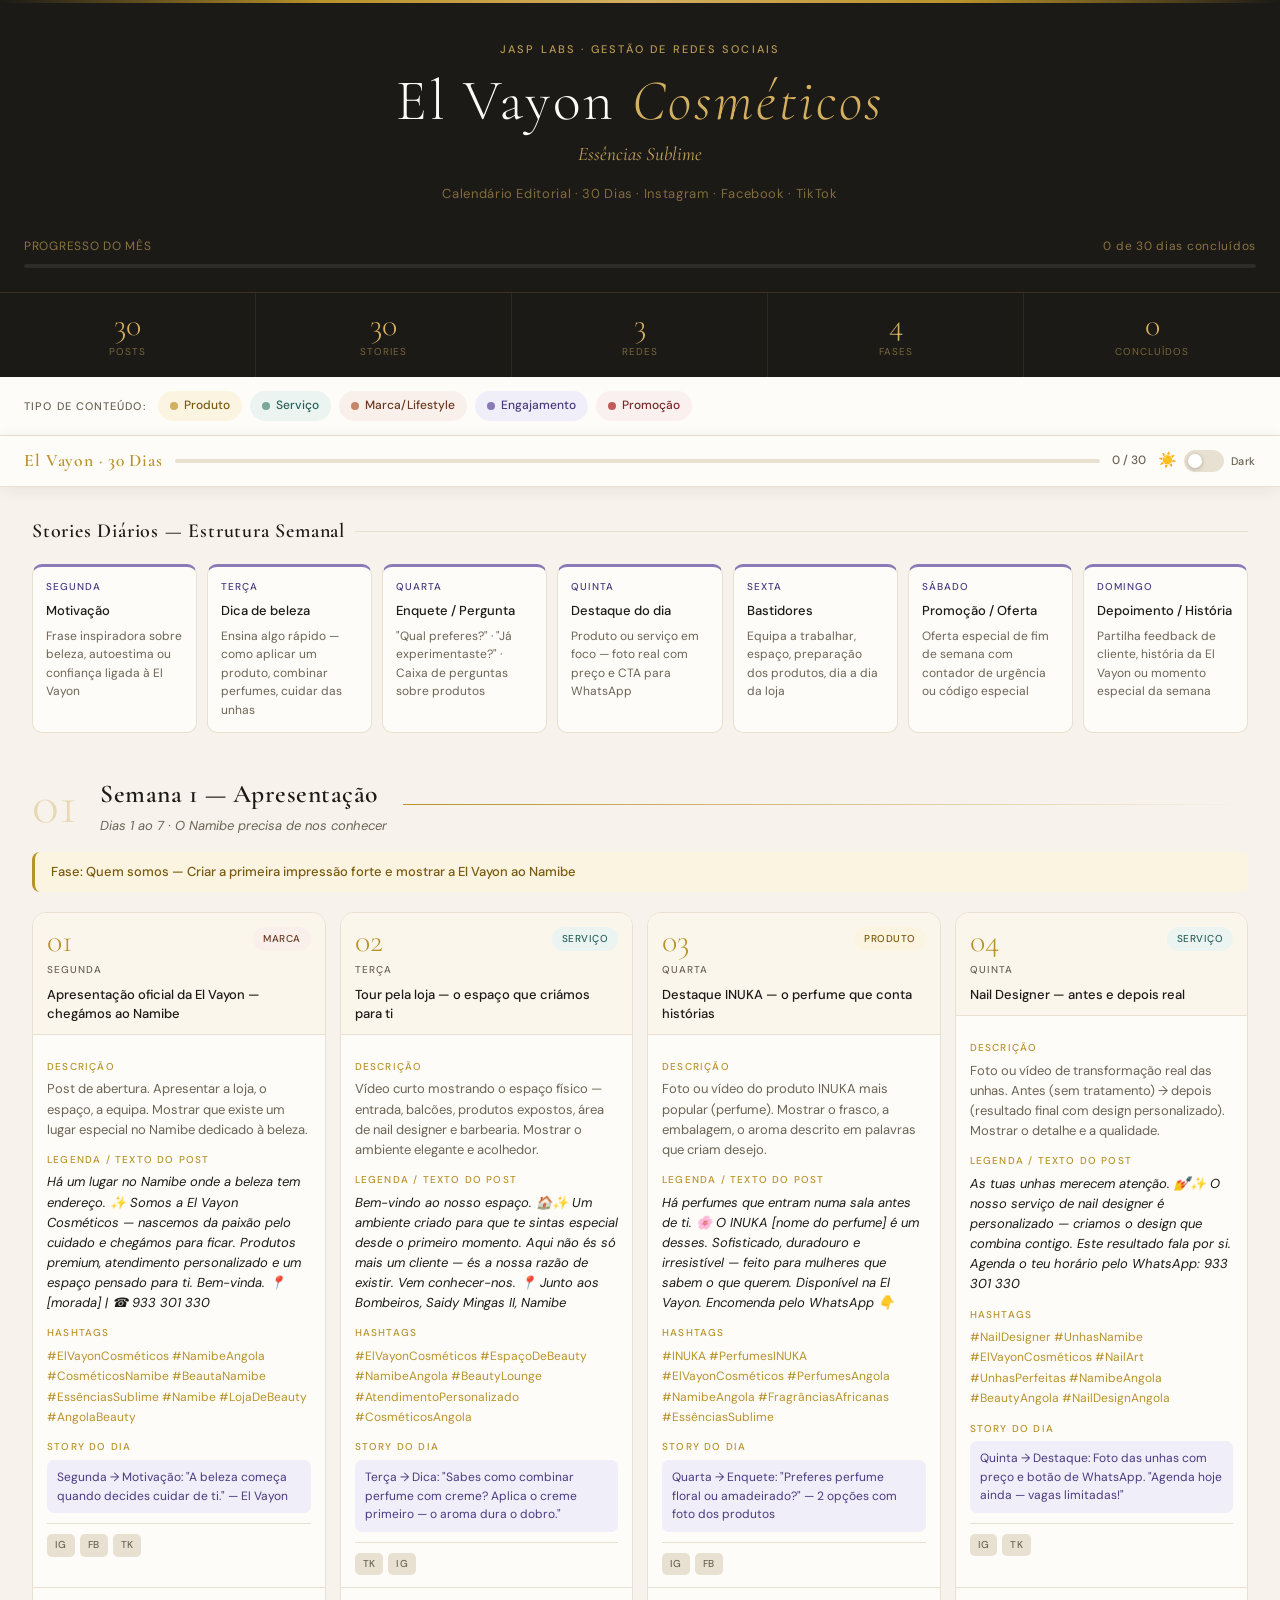
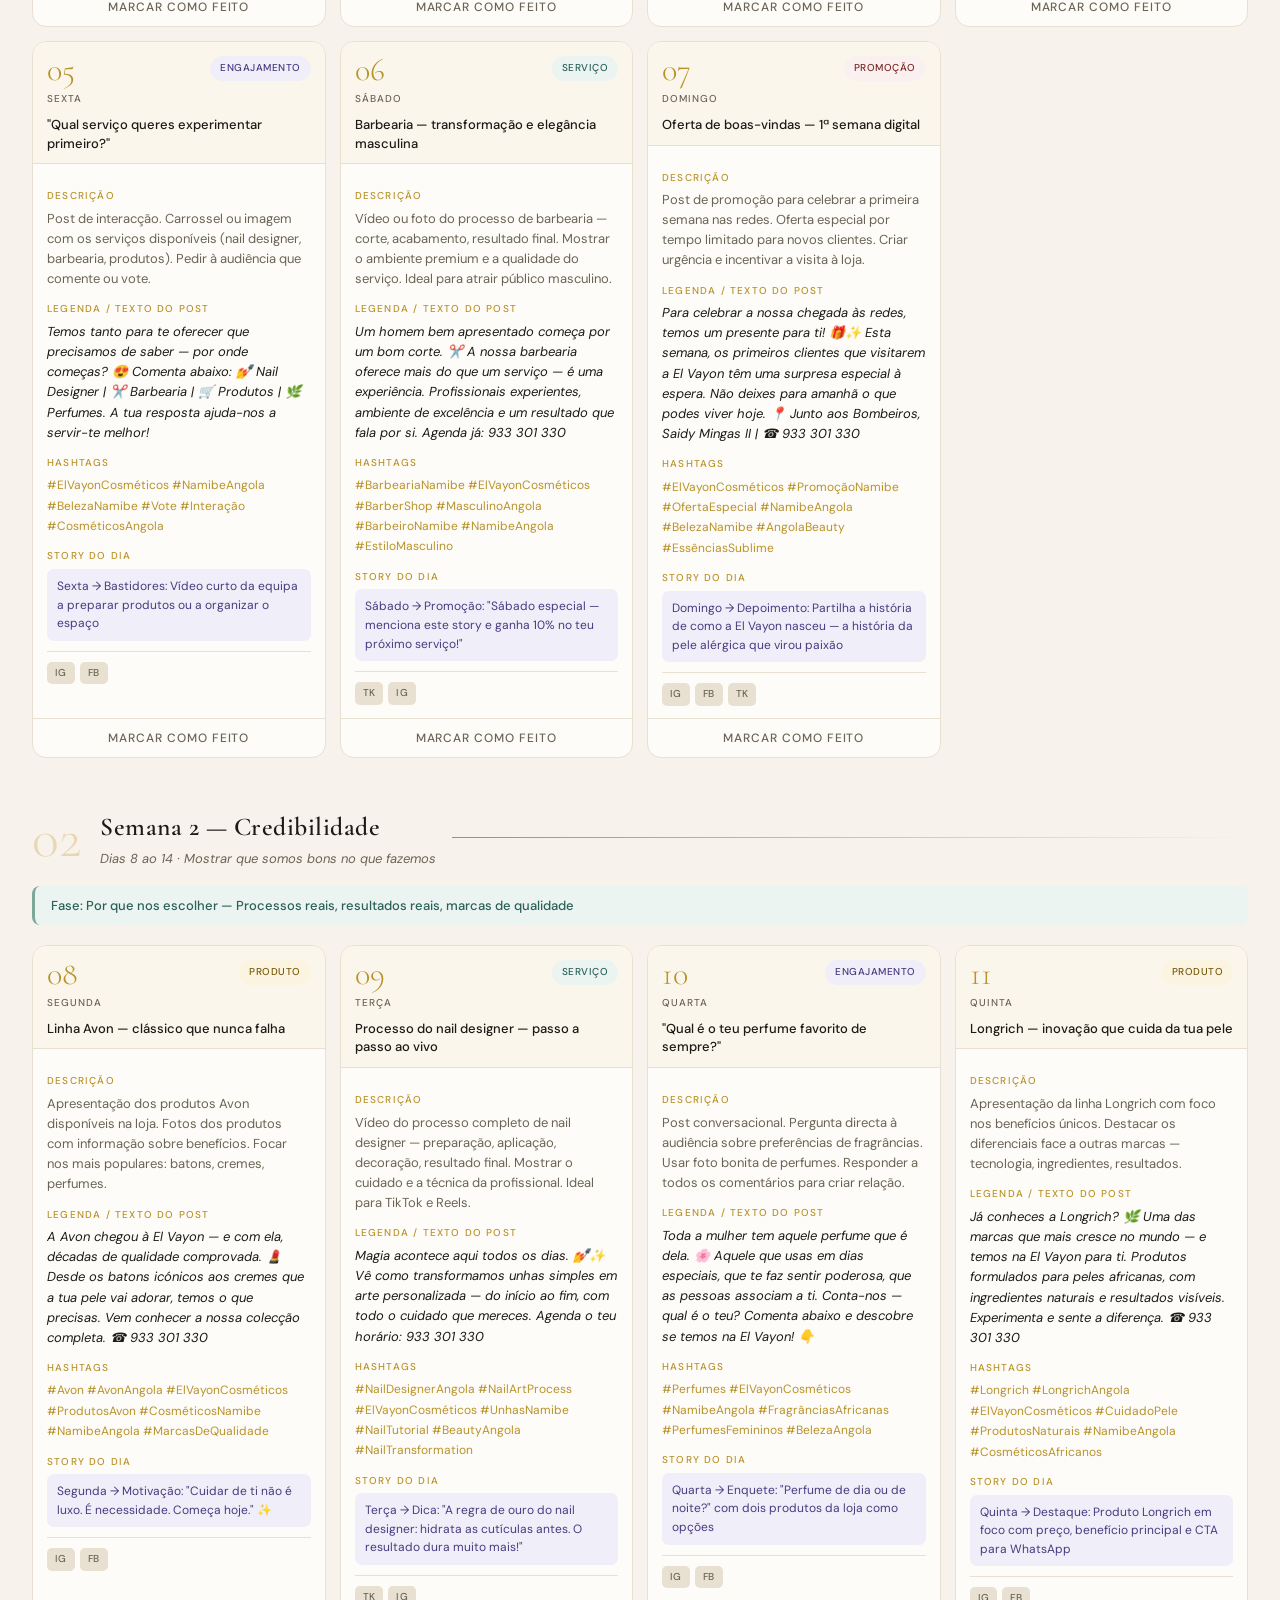
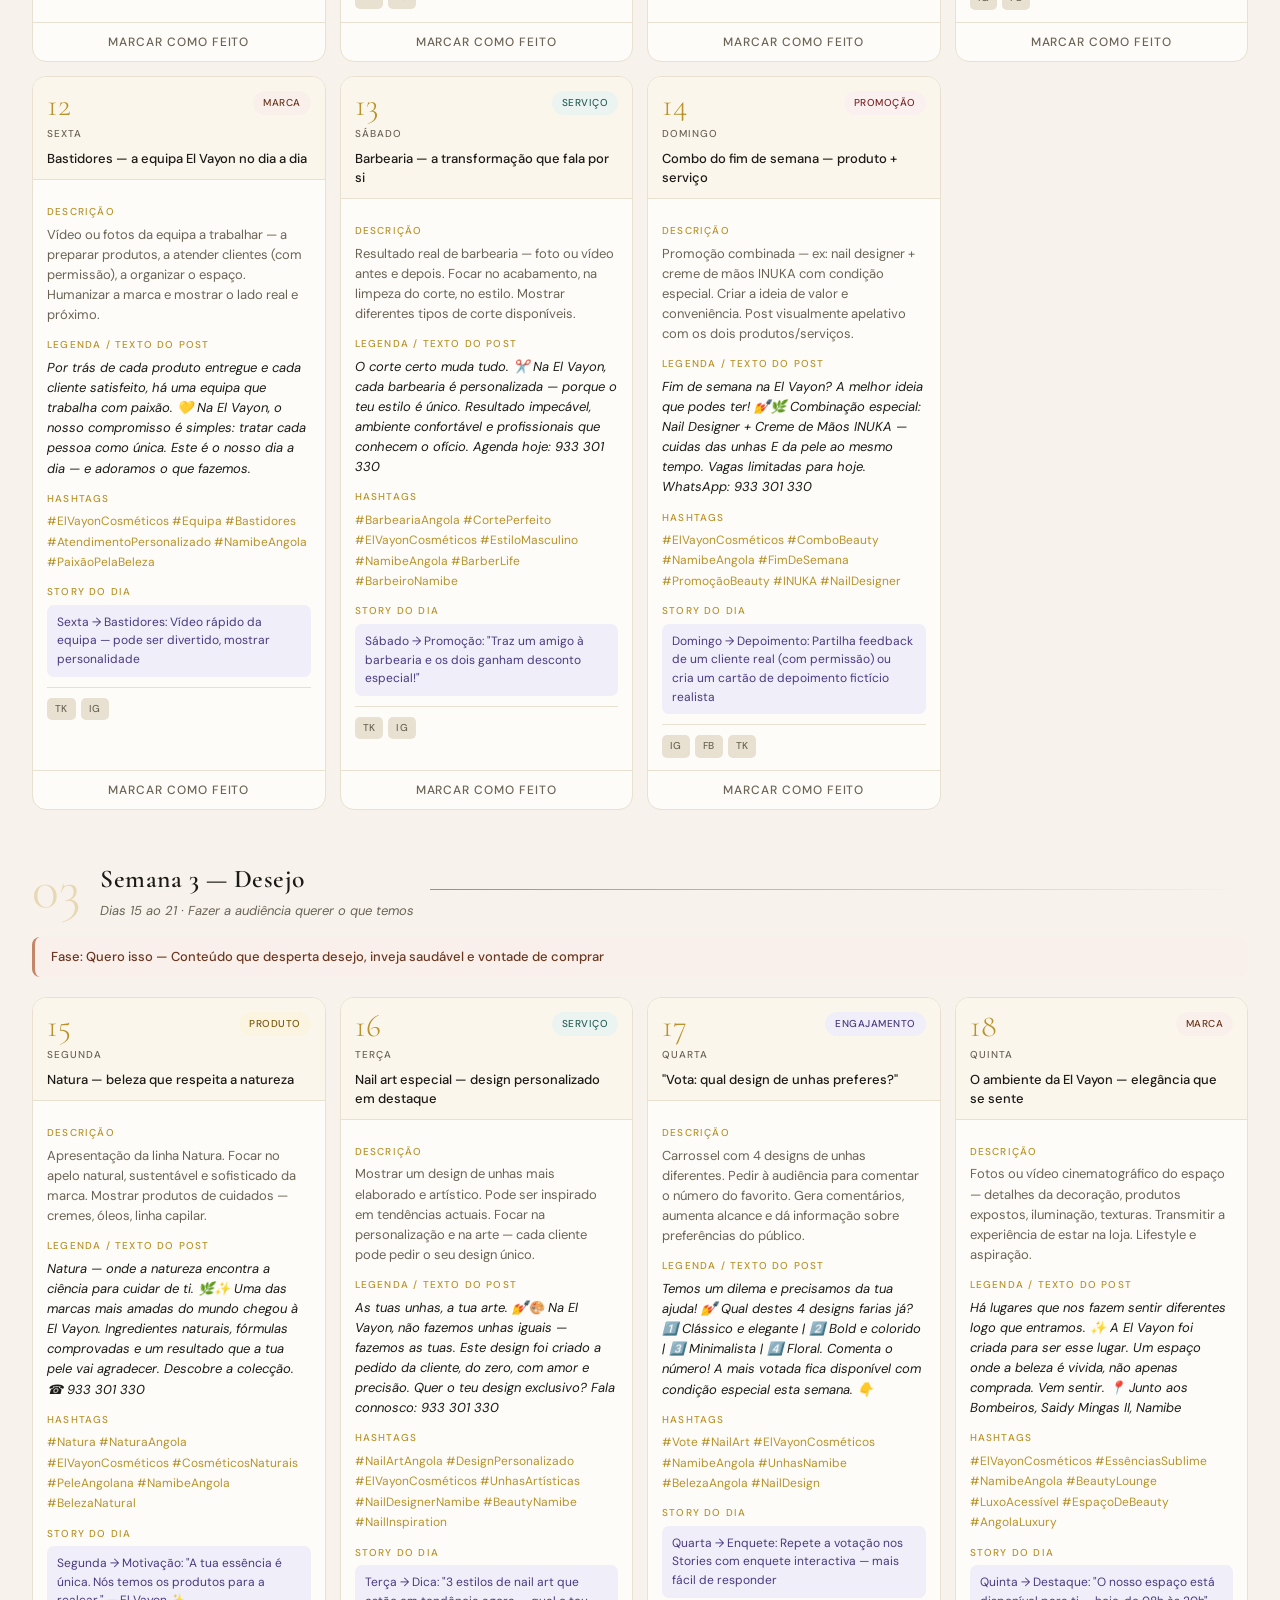
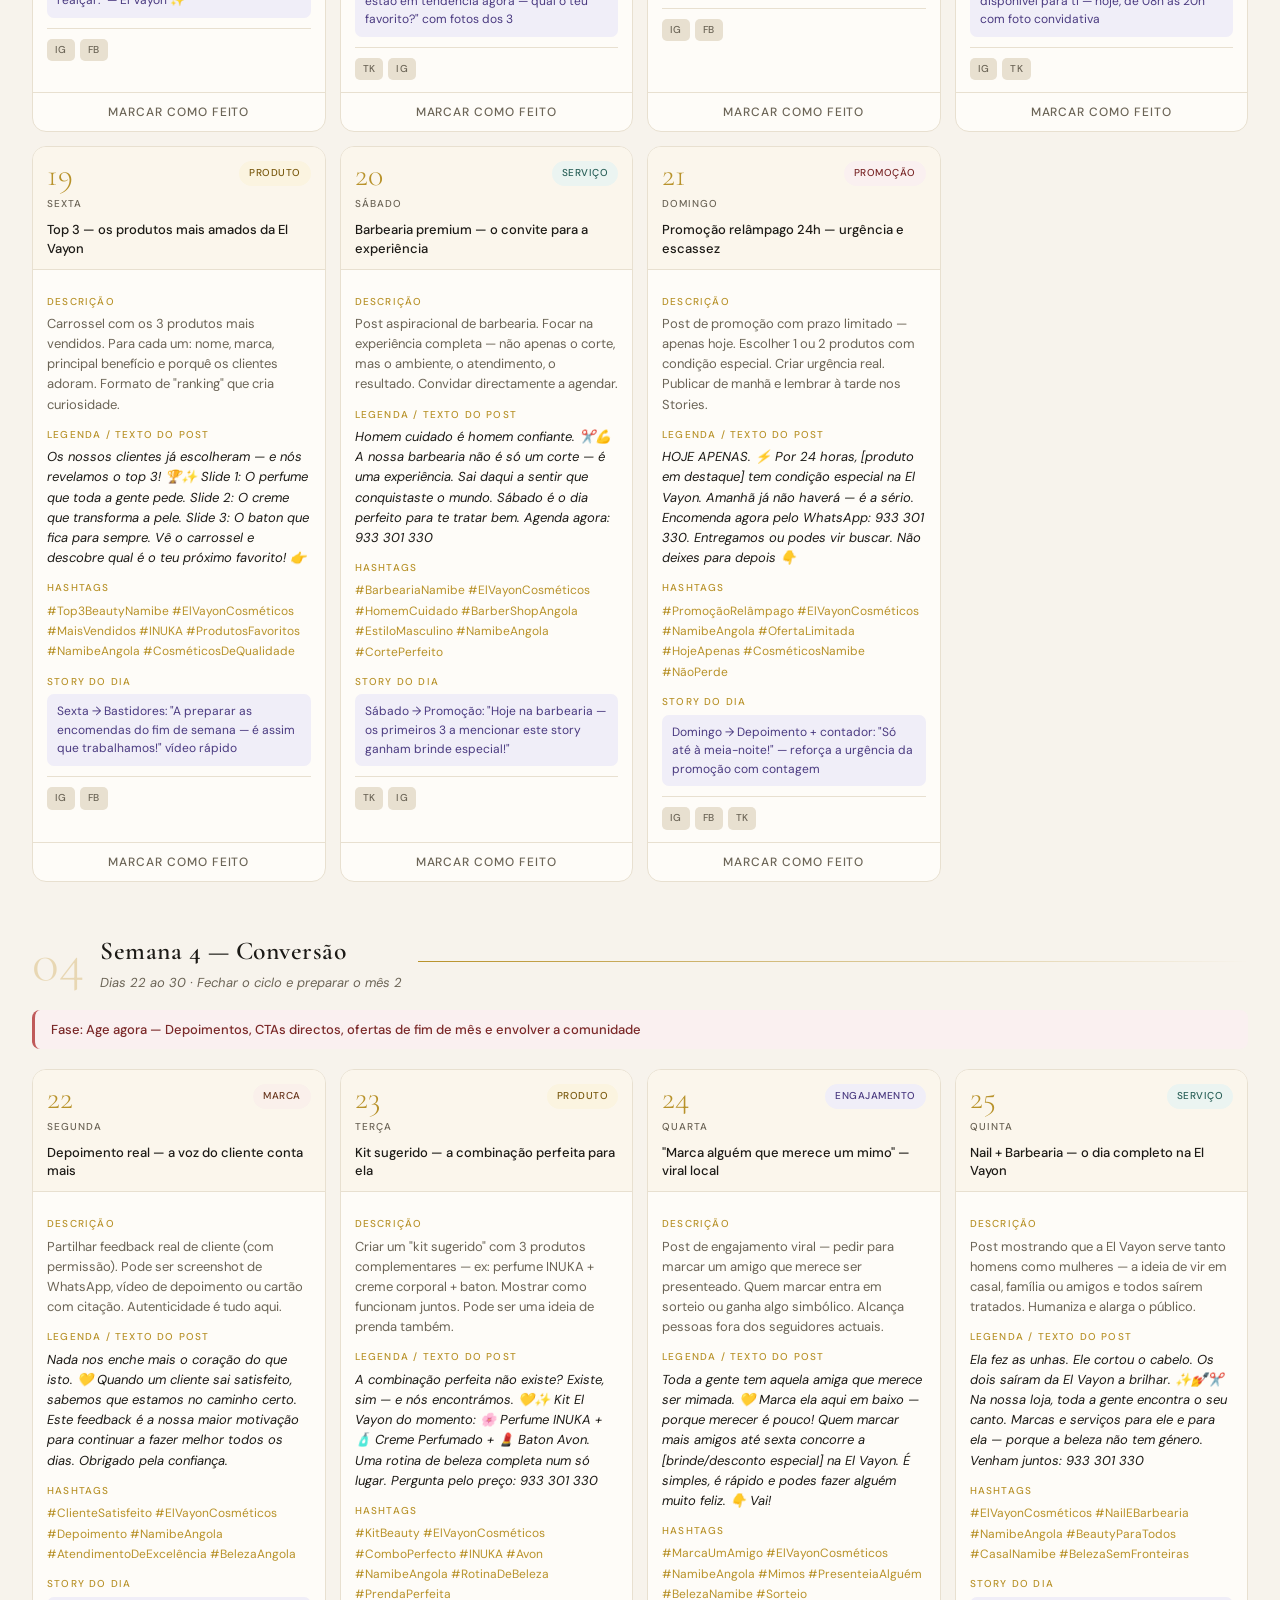
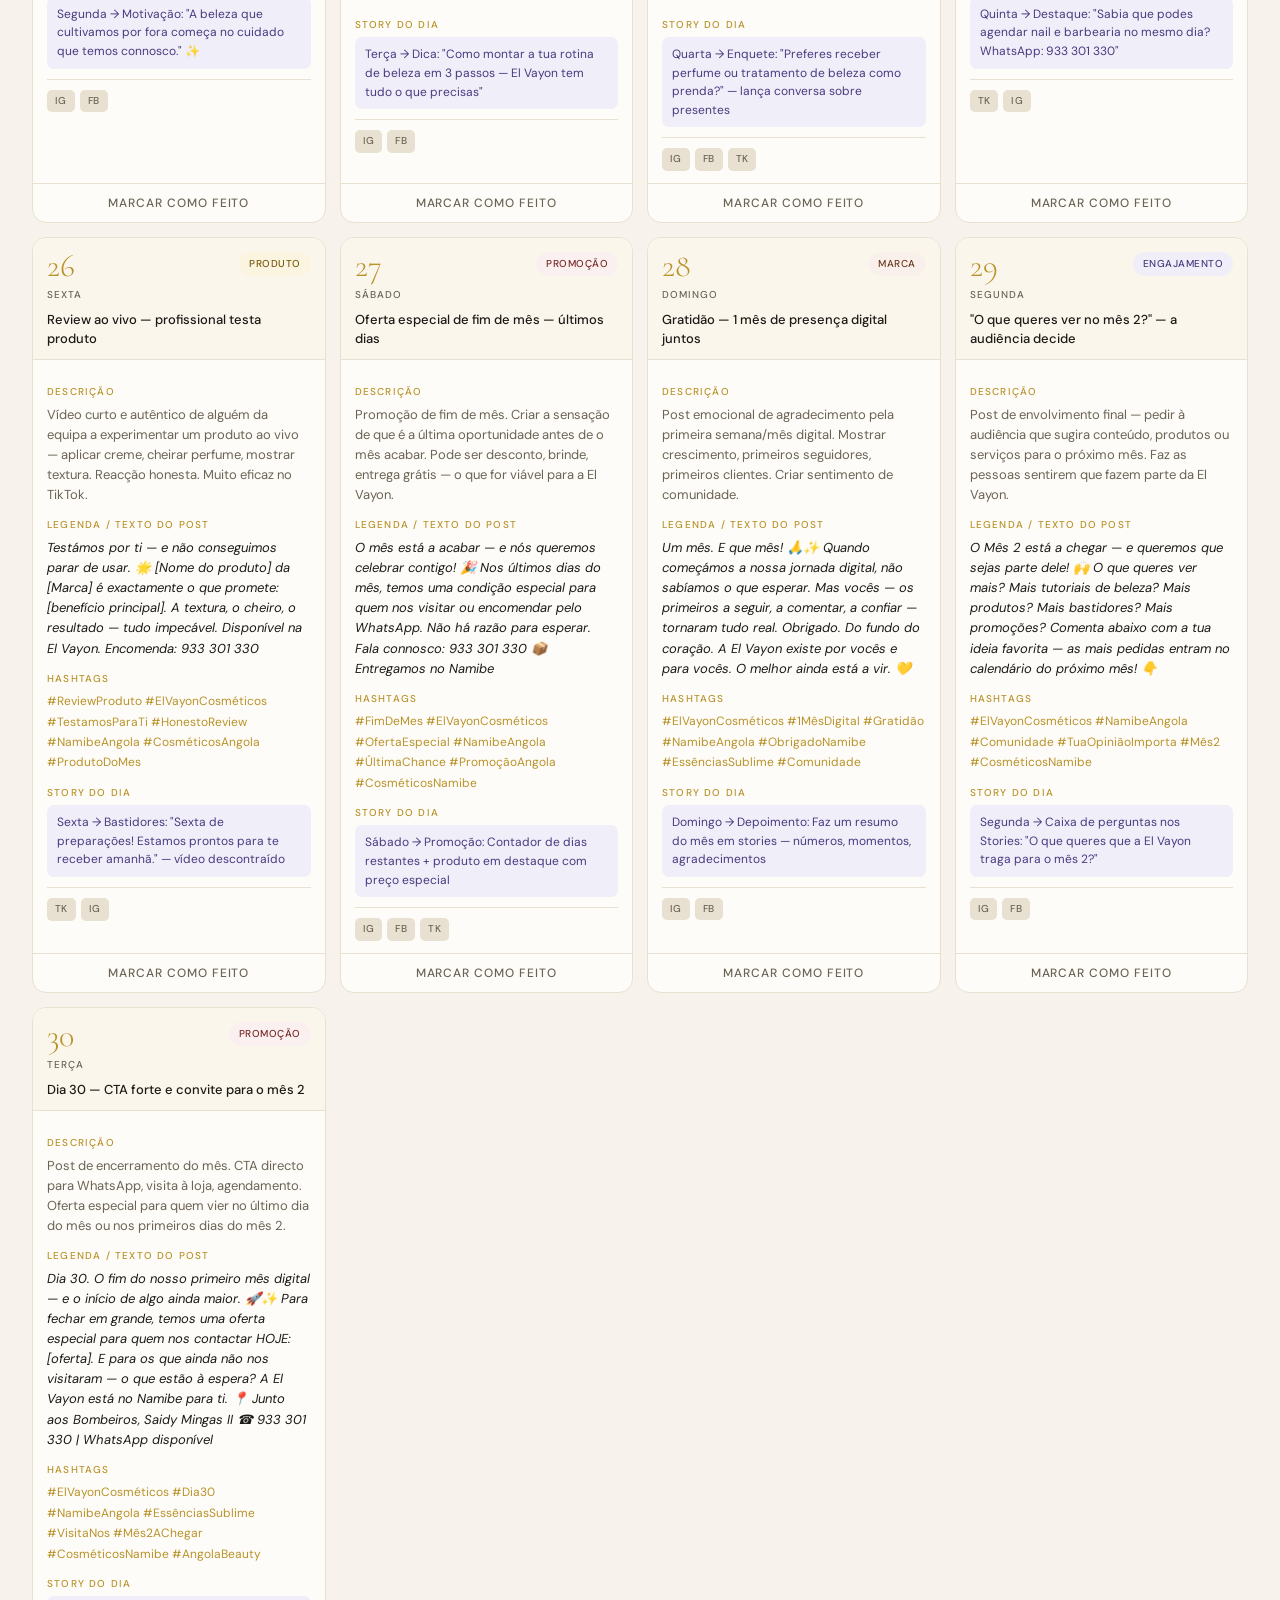
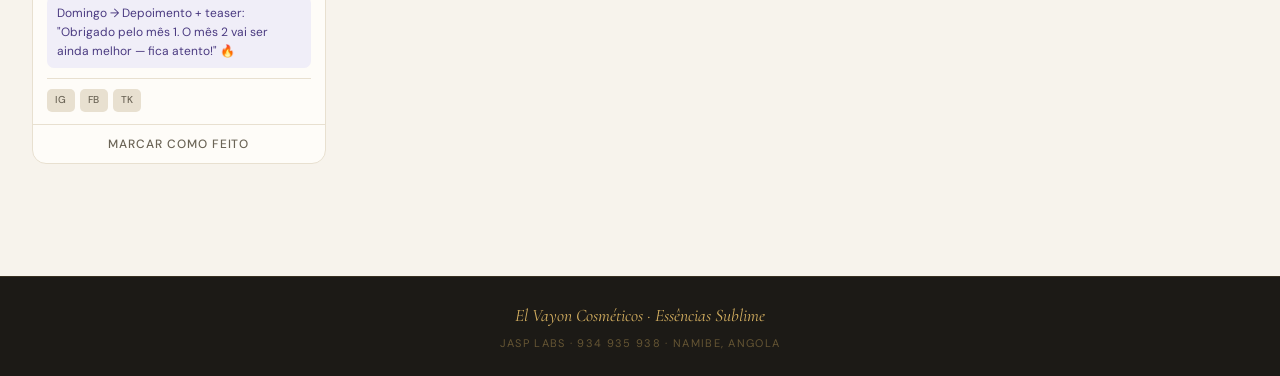
<file: El Vayon — JASP Labs - Copy/El Vayon — JASP Labs - Copy/02 — Calendário editorial/ElVayon_Calendario30Dias (2).html>
<!DOCTYPE html>
<html lang="pt">
<head>
<meta charset="UTF-8">
<meta name="viewport" content="width=device-width, initial-scale=1.0">
<title>El Vayon · Calendário Editorial 30 Dias</title>
<link href="https://fonts.googleapis.com/css2?family=Cormorant+Garamond:ital,wght@0,300;0,400;0,600;1,300;1,400&family=DM+Sans:wght@300;400;500&display=swap" rel="stylesheet">
<style>
  :root {
    --gold: #B8922A;
    --gold-light: #D4AF60;
    --gold-pale: #F5EDD8;
    --gold-ultra: #FBF6EC;
    --black: #0F0E0C;
    --dark: #1C1A16;
    --mid: #6B6456;
    --light: #E8E0D0;
    --white: #FEFCF8;
    --bg: #F7F3EC;
    --header-bg: #1C1A16;
    --header-text: #FEFCF8;
    --tag-produto: #D4AF60;
    --tag-produto-bg: #FBF4E0;
    --tag-produto-text: #7A5A10;
    --tag-servico: #7BA898;
    --tag-servico-bg: #EBF4F1;
    --tag-servico-text: #2A6058;
    --tag-marca: #C4856A;
    --tag-marca-bg: #FAF0EB;
    --tag-marca-text: #6A3820;
    --tag-engaja: #8A7BB8;
    --tag-engaja-bg: #F0EEF8;
    --tag-engaja-text: #4A3A80;
    --tag-promo: #C05A5A;
    --tag-promo-bg: #FAF0F0;
    --tag-promo-text: #7A2828;
  }

  html.dark {
    --gold: #D4AF60;
    --gold-light: #E8C97A;
    --gold-pale: #2A2318;
    --gold-ultra: #201D14;
    --dark: #EDE5D0;
    --mid: #A89880;
    --light: #302C22;
    --white: #181510;
    --bg: #0E0D09;
    --header-bg: #090807;
    --header-text: #EDE5D0;
    --tag-produto-bg: #2A2210;
    --tag-produto-text: #D4AF60;
    --tag-servico-bg: #0F2420;
    --tag-servico-text: #7BA898;
    --tag-marca-bg: #2A1810;
    --tag-marca-text: #C4856A;
    --tag-engaja-bg: #1A1628;
    --tag-engaja-text: #A090D8;
    --tag-promo-bg: #2A1010;
    --tag-promo-text: #D07070;
  }

  * { margin: 0; padding: 0; box-sizing: border-box; }

  html { font-size: 16px; }

  body {
    font-family: 'DM Sans', sans-serif;
    background: var(--bg);
    color: var(--dark);
    min-height: 100vh;
    font-size: 1rem;
    line-height: 1.65;
    -webkit-text-size-adjust: 100%;
  }

  /* HEADER */
  .header {
    background: var(--header-bg);
    padding: 2.5rem 1.5rem 2rem;
    text-align: center;
    position: relative;
    overflow: hidden;
  }
  .header::before {
    content: '';
    position: absolute;
    top: 0; left: 0; right: 0;
    height: 3px;
    background: linear-gradient(90deg, transparent, var(--gold), var(--gold-light), var(--gold), transparent);
  }
  .header-eyebrow {
    font-size: 11px;
    font-weight: 500;
    letter-spacing: 0.2em;
    color: var(--gold-light);
    text-transform: uppercase;
    margin-bottom: 0.75rem;
    opacity: 0.85;
  }
  .header h1 {
    font-family: 'Cormorant Garamond', serif;
    font-size: clamp(2.2rem, 6vw, 3.6rem);
    font-weight: 300;
    color: var(--header-text);
    letter-spacing: 0.05em;
    line-height: 1.1;
  }
  .header h1 span { color: var(--gold-light); font-style: italic; }
  .header-slogan {
    font-family: 'Cormorant Garamond', serif;
    font-size: clamp(1rem, 3vw, 1.2rem);
    color: var(--gold-light);
    font-style: italic;
    margin-top: 6px;
    opacity: 0.9;
  }
  .header-sub {
    font-size: 13px;
    color: var(--gold-light);
    margin-top: 0.75rem;
    letter-spacing: 0.05em;
    opacity: 0.55;
  }

  /* PROGRESS BAR */
  .progress-wrap {
    background: var(--header-bg);
    padding: 0 1.5rem 1.5rem;
  }
  .progress-label {
    display: flex;
    justify-content: space-between;
    font-size: 12px;
    color: var(--gold-light);
    opacity: 0.6;
    letter-spacing: 0.06em;
    margin-bottom: 8px;
  }
  .progress-bar {
    height: 4px;
    background: rgba(255,255,255,0.08);
    border-radius: 2px;
    overflow: hidden;
  }
  .progress-fill {
    height: 100%;
    background: linear-gradient(90deg, var(--gold), var(--gold-light));
    border-radius: 2px;
    transition: width 0.6s ease;
    width: 0%;
  }

  /* STATS BAR */
  .stats-bar {
    display: grid;
    grid-template-columns: repeat(5, 1fr);
    background: var(--header-bg);
    border-top: 1px solid rgba(212,175,96,0.15);
  }
  @media (max-width: 500px) { .stats-bar { grid-template-columns: repeat(3, 1fr); } }
  .stat-item {
    text-align: center;
    padding: 1rem 0.5rem;
    border-right: 1px solid rgba(212,175,96,0.1);
  }
  .stat-item:last-child { border-right: none; }
  .stat-num {
    font-family: 'Cormorant Garamond', serif;
    font-size: 2rem;
    font-weight: 300;
    color: var(--gold-light);
    line-height: 1;
    display: block;
  }
  .stat-label {
    font-size: 10px;
    color: var(--gold-light);
    opacity: 0.5;
    letter-spacing: 0.1em;
    text-transform: uppercase;
    margin-top: 3px;
    display: block;
  }

  /* LEGEND */
  .legend {
    display: flex;
    flex-wrap: wrap;
    gap: 8px;
    padding: 0.875rem 1.5rem;
    background: var(--white);
    border-bottom: 1px solid var(--light);
    align-items: center;
  }
  .legend-title {
    font-size: 11px;
    font-weight: 500;
    letter-spacing: 0.1em;
    text-transform: uppercase;
    color: var(--mid);
    margin-right: 4px;
    width: 100%;
  }
  @media (min-width: 600px) { .legend-title { width: auto; } }
  .leg-tag {
    display: inline-flex;
    align-items: center;
    gap: 6px;
    font-size: 12px;
    font-weight: 500;
    padding: 5px 12px;
    border-radius: 20px;
  }
  .leg-dot { width: 8px; height: 8px; border-radius: 50%; flex-shrink: 0; }

  /* STICKY NAV */
  .sticky-nav {
    position: sticky;
    top: 0;
    z-index: 100;
    background: var(--white);
    border-bottom: 1px solid var(--light);
    padding: 10px 1.5rem;
    display: flex;
    align-items: center;
    gap: 12px;
    box-shadow: 0 2px 16px rgba(0,0,0,0.07);
  }
  html.dark .sticky-nav { box-shadow: 0 2px 16px rgba(0,0,0,0.5); }
  .nav-brand {
    font-family: 'Cormorant Garamond', serif;
    font-size: 1.1rem;
    color: var(--gold);
    font-weight: 600;
    letter-spacing: 0.05em;
    white-space: nowrap;
  }
  .nav-progress {
    flex: 1;
    height: 4px;
    background: var(--light);
    border-radius: 2px;
    overflow: hidden;
    min-width: 40px;
  }
  .nav-fill {
    height: 100%;
    background: var(--gold);
    border-radius: 2px;
    transition: width 0.4s;
  }
  .nav-count {
    font-size: 12px;
    color: var(--mid);
    white-space: nowrap;
    font-weight: 500;
  }

  /* DARK TOGGLE */
  .theme-toggle {
    display: flex;
    align-items: center;
    gap: 7px;
    cursor: pointer;
    user-select: none;
    flex-shrink: 0;
    padding: 4px 0;
  }
  .toggle-label {
    font-size: 11px;
    color: var(--mid);
    letter-spacing: 0.05em;
    font-weight: 500;
    white-space: nowrap;
    display: none;
  }
  @media (min-width: 480px) { .toggle-label { display: block; } }
  .toggle-track {
    width: 40px;
    height: 22px;
    background: var(--light);
    border-radius: 22px;
    position: relative;
    transition: background 0.3s;
    flex-shrink: 0;
    border: 1px solid var(--light);
  }
  html.dark .toggle-track { background: var(--gold); border-color: var(--gold); }
  .toggle-thumb {
    position: absolute;
    top: 3px; left: 3px;
    width: 14px; height: 14px;
    background: #fff;
    border-radius: 50%;
    transition: transform 0.3s;
    box-shadow: 0 1px 4px rgba(0,0,0,0.25);
  }
  html.dark .toggle-thumb { transform: translateX(18px); background: #1C1A16; }
  .toggle-icon { font-size: 15px; line-height: 1; }

  /* MAIN */
  .main { padding: 1.5rem 1.25rem 4rem; max-width: 1400px; margin: 0 auto; }
  @media (min-width: 600px) { .main { padding: 1.75rem 2rem 4rem; } }

  /* WEEK */
  .week-section { margin-bottom: 3rem; }
  .week-header {
    display: flex;
    align-items: center;
    gap: 1rem;
    margin-bottom: 1rem;
    flex-wrap: wrap;
  }
  .week-num {
    font-family: 'Cormorant Garamond', serif;
    font-size: 3.5rem;
    font-weight: 300;
    color: var(--gold-light);
    line-height: 1;
    opacity: 0.4;
    min-width: 52px;
  }
  .week-info h2 {
    font-family: 'Cormorant Garamond', serif;
    font-size: clamp(1.3rem, 3vw, 1.6rem);
    font-weight: 600;
    color: var(--dark);
    letter-spacing: 0.02em;
  }
  .week-info p {
    font-size: 13px;
    color: var(--mid);
    font-style: italic;
  }
  .week-divider {
    flex: 1;
    min-width: 40px;
    height: 1px;
    background: linear-gradient(90deg, var(--gold), transparent);
  }

  /* PHASE BANNER */
  .phase-banner {
    padding: 10px 16px;
    border-radius: 8px;
    margin-bottom: 1.25rem;
    font-size: 13px;
    font-weight: 500;
    line-height: 1.5;
  }
  .phase-1 { background: #FBF4E0; color: #7A5A10; border-left: 3px solid var(--gold); }
  .phase-2 { background: #EBF4F1; color: #2A6058; border-left: 3px solid #7BA898; }
  .phase-3 { background: #FAF0EB; color: #6A3820; border-left: 3px solid #C4856A; }
  .phase-4 { background: #FAF0F0; color: #7A2828; border-left: 3px solid #C05A5A; }
  html.dark .phase-1 { background: #2A2210; color: #D4AF60; }
  html.dark .phase-2 { background: #0F2420; color: #7BA898; }
  html.dark .phase-3 { background: #2A1810; color: #C4856A; }
  html.dark .phase-4 { background: #2A1010; color: #D07070; }

  /* DAYS GRID */
  .days-grid {
    display: grid;
    grid-template-columns: 1fr;
    gap: 14px;
  }
  @media (min-width: 480px) { .days-grid { grid-template-columns: repeat(2, 1fr); } }
  @media (min-width: 768px) { .days-grid { grid-template-columns: repeat(3, 1fr); } }
  @media (min-width: 1024px) { .days-grid { grid-template-columns: repeat(4, 1fr); } }
  @media (min-width: 1300px) { .days-grid { grid-template-columns: repeat(7, 1fr); } }

  /* DAY CARD */
  .day-card {
    background: var(--white);
    border: 1px solid var(--light);
    border-radius: 14px;
    overflow: hidden;
    transition: transform 0.2s, box-shadow 0.2s;
    position: relative;
    display: flex;
    flex-direction: column;
  }
  .day-card:hover { transform: translateY(-3px); box-shadow: 0 10px 28px rgba(184,146,42,0.14); }
  html.dark .day-card:hover { box-shadow: 0 10px 28px rgba(212,175,96,0.18); }
  .day-card.done { opacity: 0.55; }
  .day-card.done .card-top { background: var(--light); }

  .done-overlay {
    display: none;
    position: absolute;
    top: 10px; right: 10px;
    width: 26px; height: 26px;
    background: #4a9e6a;
    border-radius: 50%;
    align-items: center;
    justify-content: center;
  }
  .day-card.done .done-overlay { display: flex; }
  .done-check { color: white; font-size: 13px; font-weight: 700; }

  .card-top {
    background: var(--gold-ultra);
    padding: 12px 14px 10px;
    border-bottom: 1px solid var(--light);
  }
  .day-meta {
    display: flex;
    justify-content: space-between;
    align-items: flex-start;
    margin-bottom: 8px;
  }
  .day-num-badge {
    font-family: 'Cormorant Garamond', serif;
    font-size: 2rem;
    font-weight: 300;
    color: var(--gold);
    line-height: 1;
  }
  .weekday-label {
    font-size: 10px;
    font-weight: 500;
    letter-spacing: 0.1em;
    text-transform: uppercase;
    color: var(--mid);
    margin-top: 5px;
  }
  .content-tag {
    font-size: 10px;
    font-weight: 500;
    padding: 4px 10px;
    border-radius: 20px;
    text-transform: uppercase;
    letter-spacing: 0.05em;
    margin-top: 2px;
  }
  .card-theme {
    font-size: 13px;
    font-weight: 500;
    color: var(--dark);
    line-height: 1.45;
  }

  .card-body { padding: 12px 14px; flex: 1; }

  .card-section-label {
    font-size: 10px;
    font-weight: 500;
    letter-spacing: 0.12em;
    text-transform: uppercase;
    color: var(--gold);
    margin-bottom: 4px;
    margin-top: 12px;
  }
  .card-section-label:first-child { margin-top: 0; }

  .card-desc {
    font-size: 13px;
    color: var(--mid);
    line-height: 1.55;
  }
  .card-caption {
    font-size: 13px;
    color: var(--dark);
    line-height: 1.55;
    font-style: italic;
  }
  .card-hashtags {
    font-size: 12px;
    color: var(--gold);
    line-height: 1.7;
    word-break: break-word;
  }
  .card-story {
    font-size: 12px;
    color: var(--tag-engaja-text);
    line-height: 1.55;
    padding: 8px 10px;
    background: var(--tag-engaja-bg);
    border-radius: 7px;
    margin-top: 4px;
  }
  .platforms {
    display: flex;
    gap: 5px;
    flex-wrap: wrap;
    margin-top: 10px;
    padding-top: 10px;
    border-top: 1px solid var(--light);
  }
  .plat {
    font-size: 10px;
    padding: 3px 8px;
    border-radius: 5px;
    background: var(--light);
    color: var(--mid);
    font-weight: 500;
    letter-spacing: 0.04em;
  }

  /* CHECK BUTTON */
  .check-btn {
    display: block;
    width: 100%;
    padding: 11px;
    background: none;
    border: none;
    border-top: 1px solid var(--light);
    font-size: 12px;
    font-weight: 500;
    color: var(--mid);
    cursor: pointer;
    letter-spacing: 0.08em;
    text-transform: uppercase;
    transition: background 0.15s, color 0.15s;
    font-family: 'DM Sans', sans-serif;
  }
  .check-btn:hover { background: var(--gold-pale); color: var(--gold); }
  .day-card.done .check-btn { color: #4a9e6a; }

  /* STORIES */
  .stories-section { margin-bottom: 2.5rem; }
  .section-title {
    font-family: 'Cormorant Garamond', serif;
    font-size: 1.25rem;
    font-weight: 600;
    color: var(--dark);
    letter-spacing: 0.04em;
    margin-bottom: 1rem;
    display: flex;
    align-items: center;
    gap: 10px;
  }
  .section-title::after {
    content: '';
    flex: 1;
    height: 1px;
    background: var(--light);
  }
  .stories-grid {
    display: grid;
    grid-template-columns: repeat(2, 1fr);
    gap: 10px;
  }
  @media (min-width: 600px) { .stories-grid { grid-template-columns: repeat(4, 1fr); } }
  @media (min-width: 1024px) { .stories-grid { grid-template-columns: repeat(7, 1fr); } }

  .story-card {
    background: var(--white);
    border: 1px solid var(--light);
    border-top: 3px solid var(--tag-engaja);
    border-radius: 10px;
    padding: 12px 13px;
  }
  .story-day {
    font-size: 10px;
    font-weight: 500;
    letter-spacing: 0.1em;
    text-transform: uppercase;
    color: var(--tag-engaja-text);
    margin-bottom: 5px;
  }
  .story-type {
    font-size: 13px;
    font-weight: 500;
    color: var(--dark);
    margin-bottom: 5px;
  }
  .story-idea {
    font-size: 12px;
    color: var(--mid);
    line-height: 1.55;
  }

  /* FOOTER */
  .footer {
    background: var(--header-bg);
    padding: 1.5rem 2rem;
    text-align: center;
    border-top: 1px solid rgba(212,175,96,0.15);
  }
  .footer-brand {
    font-family: 'Cormorant Garamond', serif;
    font-size: 1.1rem;
    color: var(--gold-light);
    font-style: italic;
    margin-bottom: 4px;
  }
  .footer-sub {
    font-size: 11px;
    color: var(--gold-light);
    opacity: 0.4;
    letter-spacing: 0.12em;
  }
</style>
</head>
<body>

<div class="header">
  <div class="header-eyebrow">JASP Labs · Gestão de Redes Sociais</div>
  <h1>El Vayon <span>Cosméticos</span></h1>
  <div class="header-slogan">Essências Sublime</div>
  <div class="header-sub">Calendário Editorial · 30 Dias · Instagram · Facebook · TikTok</div>
</div>

<div class="progress-wrap">
  <div class="progress-label">
    <span>PROGRESSO DO MÊS</span>
    <span id="progress-text">0 de 30 dias concluídos</span>
  </div>
  <div class="progress-bar"><div class="progress-fill" id="main-progress"></div></div>
</div>

<div class="stats-bar">
  <div class="stat-item"><div class="stat-num">30</div><div class="stat-label">Posts</div></div>
  <div class="stat-item"><div class="stat-num">30</div><div class="stat-label">Stories</div></div>
  <div class="stat-item"><div class="stat-num">3</div><div class="stat-label">Redes</div></div>
  <div class="stat-item"><div class="stat-num">4</div><div class="stat-label">Fases</div></div>
  <div class="stat-item"><div class="stat-num" id="done-count">0</div><div class="stat-label">Concluídos</div></div>
</div>

<div class="legend">
  <span class="legend-title">Tipo de conteúdo:</span>
  <span class="leg-tag" style="background:var(--tag-produto-bg);color:var(--tag-produto-text)"><span class="leg-dot" style="background:var(--tag-produto)"></span>Produto</span>
  <span class="leg-tag" style="background:var(--tag-servico-bg);color:var(--tag-servico-text)"><span class="leg-dot" style="background:var(--tag-servico)"></span>Serviço</span>
  <span class="leg-tag" style="background:var(--tag-marca-bg);color:var(--tag-marca-text)"><span class="leg-dot" style="background:var(--tag-marca)"></span>Marca/Lifestyle</span>
  <span class="leg-tag" style="background:var(--tag-engaja-bg);color:var(--tag-engaja-text)"><span class="leg-dot" style="background:var(--tag-engaja)"></span>Engajamento</span>
  <span class="leg-tag" style="background:var(--tag-promo-bg);color:var(--tag-promo-text)"><span class="leg-dot" style="background:var(--tag-promo)"></span>Promoção</span>
</div>

<div class="sticky-nav">
  <div class="nav-brand">El Vayon · 30 Dias</div>
  <div class="nav-progress"><div class="nav-fill" id="nav-fill" style="width:0%"></div></div>
  <div class="nav-count" id="nav-count">0 / 30</div>
  <div class="theme-toggle" onclick="toggleDark()" title="Mudar tema">
    <span class="toggle-icon" id="theme-icon">☀️</span>
    <div class="toggle-track"><div class="toggle-thumb"></div></div>
    <span class="toggle-label" id="theme-label">Dark</span>
  </div>
</div>

<div class="main">

<!-- STORIES SEMANAIS -->
<div class="stories-section">
  <div class="section-title">Stories Diários — Estrutura Semanal</div>
  <div class="stories-grid">
    <div class="story-card"><div class="story-day">Segunda</div><div class="story-type">Motivação</div><div class="story-idea">Frase inspiradora sobre beleza, autoestima ou confiança ligada à El Vayon</div></div>
    <div class="story-card"><div class="story-day">Terça</div><div class="story-type">Dica de beleza</div><div class="story-idea">Ensina algo rápido — como aplicar um produto, combinar perfumes, cuidar das unhas</div></div>
    <div class="story-card"><div class="story-day">Quarta</div><div class="story-type">Enquete / Pergunta</div><div class="story-idea">"Qual preferes?" · "Já experimentaste?" · Caixa de perguntas sobre produtos</div></div>
    <div class="story-card"><div class="story-day">Quinta</div><div class="story-type">Destaque do dia</div><div class="story-idea">Produto ou serviço em foco — foto real com preço e CTA para WhatsApp</div></div>
    <div class="story-card"><div class="story-day">Sexta</div><div class="story-type">Bastidores</div><div class="story-idea">Equipa a trabalhar, espaço, preparação dos produtos, dia a dia da loja</div></div>
    <div class="story-card"><div class="story-day">Sábado</div><div class="story-type">Promoção / Oferta</div><div class="story-idea">Oferta especial de fim de semana com contador de urgência ou código especial</div></div>
    <div class="story-card"><div class="story-day">Domingo</div><div class="story-type">Depoimento / História</div><div class="story-idea">Partilha feedback de cliente, história da El Vayon ou momento especial da semana</div></div>
  </div>
</div>

<!-- SEMANA 1 -->
<div class="week-section">
  <div class="week-header">
    <div class="week-num">01</div>
    <div class="week-info">
      <h2>Semana 1 — Apresentação</h2>
      <p>Dias 1 ao 7 · O Namibe precisa de nos conhecer</p>
    </div>
    <div class="week-divider"></div>
  </div>
  <div class="phase-banner phase-1">Fase: Quem somos — Criar a primeira impressão forte e mostrar a El Vayon ao Namibe</div>
  <div class="days-grid">

    <div class="day-card" data-day="1">
      <div class="card-top">
        <div class="day-meta">
          <div><div class="day-num-badge">01</div><div class="weekday-label">Segunda</div></div>
          <span class="content-tag" style="background:var(--tag-marca-bg);color:var(--tag-marca-text)">Marca</span>
        </div>
        <div class="card-theme">Apresentação oficial da El Vayon — chegámos ao Namibe</div>
      </div>
      <div class="card-body">
        <div class="done-overlay"><span class="done-check">✓</span></div>
        <div class="card-section-label">Descrição</div>
        <div class="card-desc">Post de abertura. Apresentar a loja, o espaço, a equipa. Mostrar que existe um lugar especial no Namibe dedicado à beleza.</div>
        <div class="card-section-label">Legenda / Texto do Post</div>
        <div class="card-caption">Há um lugar no Namibe onde a beleza tem endereço. ✨ Somos a El Vayon Cosméticos — nascemos da paixão pelo cuidado e chegámos para ficar. Produtos premium, atendimento personalizado e um espaço pensado para ti. Bem-vinda. 📍 [morada] | ☎ 933 301 330</div>
        <div class="card-section-label">Hashtags</div>
        <div class="card-hashtags">#ElVayonCosméticos #NamibeAngola #CosméticosNamibe #BeautaNamibe #EssênciasSublime #Namibe #LojaDeBeauty #AngolaBeauty</div>
        <div class="card-section-label">Story do dia</div>
        <div class="card-story">Segunda → Motivação: "A beleza começa quando decides cuidar de ti." — El Vayon</div>
        <div class="platforms"><span class="plat">IG</span><span class="plat">FB</span><span class="plat">TK</span></div>
      </div>
      <button class="check-btn" onclick="toggleDone(this)">Marcar como feito</button>
    </div>

    <div class="day-card" data-day="2">
      <div class="card-top">
        <div class="day-meta">
          <div><div class="day-num-badge">02</div><div class="weekday-label">Terça</div></div>
          <span class="content-tag" style="background:var(--tag-servico-bg);color:var(--tag-servico-text)">Serviço</span>
        </div>
        <div class="card-theme">Tour pela loja — o espaço que criámos para ti</div>
      </div>
      <div class="card-body">
        <div class="done-overlay"><span class="done-check">✓</span></div>
        <div class="card-section-label">Descrição</div>
        <div class="card-desc">Vídeo curto mostrando o espaço físico — entrada, balcões, produtos expostos, área de nail designer e barbearia. Mostrar o ambiente elegante e acolhedor.</div>
        <div class="card-section-label">Legenda / Texto do Post</div>
        <div class="card-caption">Bem-vindo ao nosso espaço. 🏠✨ Um ambiente criado para que te sintas especial desde o primeiro momento. Aqui não és só mais um cliente — és a nossa razão de existir. Vem conhecer-nos. 📍 Junto aos Bombeiros, Saidy Mingas II, Namibe</div>
        <div class="card-section-label">Hashtags</div>
        <div class="card-hashtags">#ElVayonCosméticos #EspaçoDeBeauty #NamibeAngola #BeautyLounge #AtendimentoPersonalizado #CosméticosAngola</div>
        <div class="card-section-label">Story do dia</div>
        <div class="card-story">Terça → Dica: "Sabes como combinar perfume com creme? Aplica o creme primeiro — o aroma dura o dobro."</div>
        <div class="platforms"><span class="plat">TK</span><span class="plat">IG</span></div>
      </div>
      <button class="check-btn" onclick="toggleDone(this)">Marcar como feito</button>
    </div>

    <div class="day-card" data-day="3">
      <div class="card-top">
        <div class="day-meta">
          <div><div class="day-num-badge">03</div><div class="weekday-label">Quarta</div></div>
          <span class="content-tag" style="background:var(--tag-produto-bg);color:var(--tag-produto-text)">Produto</span>
        </div>
        <div class="card-theme">Destaque INUKA — o perfume que conta histórias</div>
      </div>
      <div class="card-body">
        <div class="done-overlay"><span class="done-check">✓</span></div>
        <div class="card-section-label">Descrição</div>
        <div class="card-desc">Foto ou vídeo do produto INUKA mais popular (perfume). Mostrar o frasco, a embalagem, o aroma descrito em palavras que criam desejo.</div>
        <div class="card-section-label">Legenda / Texto do Post</div>
        <div class="card-caption">Há perfumes que entram numa sala antes de ti. 🌸 O INUKA [nome do perfume] é um desses. Sofisticado, duradouro e irresistível — feito para mulheres que sabem o que querem. Disponível na El Vayon. Encomenda pelo WhatsApp 👇</div>
        <div class="card-section-label">Hashtags</div>
        <div class="card-hashtags">#INUKA #PerfumesINUKA #ElVayonCosméticos #PerfumesAngola #NamibeAngola #FragrânciasAfricanas #EssênciasSublime</div>
        <div class="card-section-label">Story do dia</div>
        <div class="card-story">Quarta → Enquete: "Preferes perfume floral ou amadeirado?" — 2 opções com foto dos produtos</div>
        <div class="platforms"><span class="plat">IG</span><span class="plat">FB</span></div>
      </div>
      <button class="check-btn" onclick="toggleDone(this)">Marcar como feito</button>
    </div>

    <div class="day-card" data-day="4">
      <div class="card-top">
        <div class="day-meta">
          <div><div class="day-num-badge">04</div><div class="weekday-label">Quinta</div></div>
          <span class="content-tag" style="background:var(--tag-servico-bg);color:var(--tag-servico-text)">Serviço</span>
        </div>
        <div class="card-theme">Nail Designer — antes e depois real</div>
      </div>
      <div class="card-body">
        <div class="done-overlay"><span class="done-check">✓</span></div>
        <div class="card-section-label">Descrição</div>
        <div class="card-desc">Foto ou vídeo de transformação real das unhas. Antes (sem tratamento) → depois (resultado final com design personalizado). Mostrar o detalhe e a qualidade.</div>
        <div class="card-section-label">Legenda / Texto do Post</div>
        <div class="card-caption">As tuas unhas merecem atenção. 💅✨ O nosso serviço de nail designer é personalizado — criamos o design que combina contigo. Este resultado fala por si. Agenda o teu horário pelo WhatsApp: 933 301 330</div>
        <div class="card-section-label">Hashtags</div>
        <div class="card-hashtags">#NailDesigner #UnhasNamibe #ElVayonCosméticos #NailArt #UnhasPerfeitas #NamibeAngola #BeautyAngola #NailDesignAngola</div>
        <div class="card-section-label">Story do dia</div>
        <div class="card-story">Quinta → Destaque: Foto das unhas com preço e botão de WhatsApp. "Agenda hoje ainda — vagas limitadas!"</div>
        <div class="platforms"><span class="plat">IG</span><span class="plat">TK</span></div>
      </div>
      <button class="check-btn" onclick="toggleDone(this)">Marcar como feito</button>
    </div>

    <div class="day-card" data-day="5">
      <div class="card-top">
        <div class="day-meta">
          <div><div class="day-num-badge">05</div><div class="weekday-label">Sexta</div></div>
          <span class="content-tag" style="background:var(--tag-engaja-bg);color:var(--tag-engaja-text)">Engajamento</span>
        </div>
        <div class="card-theme">"Qual serviço queres experimentar primeiro?"</div>
      </div>
      <div class="card-body">
        <div class="done-overlay"><span class="done-check">✓</span></div>
        <div class="card-section-label">Descrição</div>
        <div class="card-desc">Post de interacção. Carrossel ou imagem com os serviços disponíveis (nail designer, barbearia, produtos). Pedir à audiência que comente ou vote.</div>
        <div class="card-section-label">Legenda / Texto do Post</div>
        <div class="card-caption">Temos tanto para te oferecer que precisamos de saber — por onde começas? 😍 Comenta abaixo: 💅 Nail Designer | ✂️ Barbearia | 🛒 Produtos | 🌿 Perfumes. A tua resposta ajuda-nos a servir-te melhor!</div>
        <div class="card-section-label">Hashtags</div>
        <div class="card-hashtags">#ElVayonCosméticos #NamibeAngola #BelezaNamibe #Vote #Interação #CosméticosAngola</div>
        <div class="card-section-label">Story do dia</div>
        <div class="card-story">Sexta → Bastidores: Vídeo curto da equipa a preparar produtos ou a organizar o espaço</div>
        <div class="platforms"><span class="plat">IG</span><span class="plat">FB</span></div>
      </div>
      <button class="check-btn" onclick="toggleDone(this)">Marcar como feito</button>
    </div>

    <div class="day-card" data-day="6">
      <div class="card-top">
        <div class="day-meta">
          <div><div class="day-num-badge">06</div><div class="weekday-label">Sábado</div></div>
          <span class="content-tag" style="background:var(--tag-servico-bg);color:var(--tag-servico-text)">Serviço</span>
        </div>
        <div class="card-theme">Barbearia — transformação e elegância masculina</div>
      </div>
      <div class="card-body">
        <div class="done-overlay"><span class="done-check">✓</span></div>
        <div class="card-section-label">Descrição</div>
        <div class="card-desc">Vídeo ou foto do processo de barbearia — corte, acabamento, resultado final. Mostrar o ambiente premium e a qualidade do serviço. Ideal para atrair público masculino.</div>
        <div class="card-section-label">Legenda / Texto do Post</div>
        <div class="card-caption">Um homem bem apresentado começa por um bom corte. ✂️ A nossa barbearia oferece mais do que um serviço — é uma experiência. Profissionais experientes, ambiente de excelência e um resultado que fala por si. Agenda já: 933 301 330</div>
        <div class="card-section-label">Hashtags</div>
        <div class="card-hashtags">#BarbeariaNamibe #ElVayonCosméticos #BarberShop #MasculinoAngola #BarbeiroNamibe #NamibeAngola #EstiloMasculino</div>
        <div class="card-section-label">Story do dia</div>
        <div class="card-story">Sábado → Promoção: "Sábado especial — menciona este story e ganha 10% no teu próximo serviço!"</div>
        <div class="platforms"><span class="plat">TK</span><span class="plat">IG</span></div>
      </div>
      <button class="check-btn" onclick="toggleDone(this)">Marcar como feito</button>
    </div>

    <div class="day-card" data-day="7">
      <div class="card-top">
        <div class="day-meta">
          <div><div class="day-num-badge">07</div><div class="weekday-label">Domingo</div></div>
          <span class="content-tag" style="background:var(--tag-promo-bg);color:var(--tag-promo-text)">Promoção</span>
        </div>
        <div class="card-theme">Oferta de boas-vindas — 1ª semana digital</div>
      </div>
      <div class="card-body">
        <div class="done-overlay"><span class="done-check">✓</span></div>
        <div class="card-section-label">Descrição</div>
        <div class="card-desc">Post de promoção para celebrar a primeira semana nas redes. Oferta especial por tempo limitado para novos clientes. Criar urgência e incentivar a visita à loja.</div>
        <div class="card-section-label">Legenda / Texto do Post</div>
        <div class="card-caption">Para celebrar a nossa chegada às redes, temos um presente para ti! 🎁✨ Esta semana, os primeiros clientes que visitarem a El Vayon têm uma surpresa especial à espera. Não deixes para amanhã o que podes viver hoje. 📍 Junto aos Bombeiros, Saidy Mingas II | ☎ 933 301 330</div>
        <div class="card-section-label">Hashtags</div>
        <div class="card-hashtags">#ElVayonCosméticos #PromoçãoNamibe #OfertaEspecial #NamibeAngola #BelezaNamibe #AngolaBeauty #EssênciasSublime</div>
        <div class="card-section-label">Story do dia</div>
        <div class="card-story">Domingo → Depoimento: Partilha a história de como a El Vayon nasceu — a história da pele alérgica que virou paixão</div>
        <div class="platforms"><span class="plat">IG</span><span class="plat">FB</span><span class="plat">TK</span></div>
      </div>
      <button class="check-btn" onclick="toggleDone(this)">Marcar como feito</button>
    </div>

  </div>
</div>

<!-- SEMANA 2 -->
<div class="week-section">
  <div class="week-header">
    <div class="week-num">02</div>
    <div class="week-info">
      <h2>Semana 2 — Credibilidade</h2>
      <p>Dias 8 ao 14 · Mostrar que somos bons no que fazemos</p>
    </div>
    <div class="week-divider"></div>
  </div>
  <div class="phase-banner phase-2">Fase: Por que nos escolher — Processos reais, resultados reais, marcas de qualidade</div>
  <div class="days-grid">

    <div class="day-card" data-day="8">
      <div class="card-top">
        <div class="day-meta">
          <div><div class="day-num-badge">08</div><div class="weekday-label">Segunda</div></div>
          <span class="content-tag" style="background:var(--tag-produto-bg);color:var(--tag-produto-text)">Produto</span>
        </div>
        <div class="card-theme">Linha Avon — clássico que nunca falha</div>
      </div>
      <div class="card-body">
        <div class="done-overlay"><span class="done-check">✓</span></div>
        <div class="card-section-label">Descrição</div>
        <div class="card-desc">Apresentação dos produtos Avon disponíveis na loja. Fotos dos produtos com informação sobre benefícios. Focar nos mais populares: batons, cremes, perfumes.</div>
        <div class="card-section-label">Legenda / Texto do Post</div>
        <div class="card-caption">A Avon chegou à El Vayon — e com ela, décadas de qualidade comprovada. 💄 Desde os batons icónicos aos cremes que a tua pele vai adorar, temos o que precisas. Vem conhecer a nossa colecção completa. ☎ 933 301 330</div>
        <div class="card-section-label">Hashtags</div>
        <div class="card-hashtags">#Avon #AvonAngola #ElVayonCosméticos #ProdutosAvon #CosméticosNamibe #NamibeAngola #MarcasDeQualidade</div>
        <div class="card-section-label">Story do dia</div>
        <div class="card-story">Segunda → Motivação: "Cuidar de ti não é luxo. É necessidade. Começa hoje." ✨</div>
        <div class="platforms"><span class="plat">IG</span><span class="plat">FB</span></div>
      </div>
      <button class="check-btn" onclick="toggleDone(this)">Marcar como feito</button>
    </div>

    <div class="day-card" data-day="9">
      <div class="card-top">
        <div class="day-meta">
          <div><div class="day-num-badge">09</div><div class="weekday-label">Terça</div></div>
          <span class="content-tag" style="background:var(--tag-servico-bg);color:var(--tag-servico-text)">Serviço</span>
        </div>
        <div class="card-theme">Processo do nail designer — passo a passo ao vivo</div>
      </div>
      <div class="card-body">
        <div class="done-overlay"><span class="done-check">✓</span></div>
        <div class="card-section-label">Descrição</div>
        <div class="card-desc">Vídeo do processo completo de nail designer — preparação, aplicação, decoração, resultado final. Mostrar o cuidado e a técnica da profissional. Ideal para TikTok e Reels.</div>
        <div class="card-section-label">Legenda / Texto do Post</div>
        <div class="card-caption">Magia acontece aqui todos os dias. 💅✨ Vê como transformamos unhas simples em arte personalizada — do início ao fim, com todo o cuidado que mereces. Agenda o teu horário: 933 301 330</div>
        <div class="card-section-label">Hashtags</div>
        <div class="card-hashtags">#NailDesignerAngola #NailArtProcess #ElVayonCosméticos #UnhasNamibe #NailTutorial #BeautyAngola #NailTransformation</div>
        <div class="card-section-label">Story do dia</div>
        <div class="card-story">Terça → Dica: "A regra de ouro do nail designer: hidrata as cutículas antes. O resultado dura muito mais!"</div>
        <div class="platforms"><span class="plat">TK</span><span class="plat">IG</span></div>
      </div>
      <button class="check-btn" onclick="toggleDone(this)">Marcar como feito</button>
    </div>

    <div class="day-card" data-day="10">
      <div class="card-top">
        <div class="day-meta">
          <div><div class="day-num-badge">10</div><div class="weekday-label">Quarta</div></div>
          <span class="content-tag" style="background:var(--tag-engaja-bg);color:var(--tag-engaja-text)">Engajamento</span>
        </div>
        <div class="card-theme">"Qual é o teu perfume favorito de sempre?"</div>
      </div>
      <div class="card-body">
        <div class="done-overlay"><span class="done-check">✓</span></div>
        <div class="card-section-label">Descrição</div>
        <div class="card-desc">Post conversacional. Pergunta directa à audiência sobre preferências de fragrâncias. Usar foto bonita de perfumes. Responder a todos os comentários para criar relação.</div>
        <div class="card-section-label">Legenda / Texto do Post</div>
        <div class="card-caption">Toda a mulher tem aquele perfume que é dela. 🌸 Aquele que usas em dias especiais, que te faz sentir poderosa, que as pessoas associam a ti. Conta-nos — qual é o teu? Comenta abaixo e descobre se temos na El Vayon! 👇</div>
        <div class="card-section-label">Hashtags</div>
        <div class="card-hashtags">#Perfumes #ElVayonCosméticos #NamibeAngola #FragrânciasAfricanas #PerfumesFemininos #BelezaAngola</div>
        <div class="card-section-label">Story do dia</div>
        <div class="card-story">Quarta → Enquete: "Perfume de dia ou de noite?" com dois produtos da loja como opções</div>
        <div class="platforms"><span class="plat">IG</span><span class="plat">FB</span></div>
      </div>
      <button class="check-btn" onclick="toggleDone(this)">Marcar como feito</button>
    </div>

    <div class="day-card" data-day="11">
      <div class="card-top">
        <div class="day-meta">
          <div><div class="day-num-badge">11</div><div class="weekday-label">Quinta</div></div>
          <span class="content-tag" style="background:var(--tag-produto-bg);color:var(--tag-produto-text)">Produto</span>
        </div>
        <div class="card-theme">Longrich — inovação que cuida da tua pele</div>
      </div>
      <div class="card-body">
        <div class="done-overlay"><span class="done-check">✓</span></div>
        <div class="card-section-label">Descrição</div>
        <div class="card-desc">Apresentação da linha Longrich com foco nos benefícios únicos. Destacar os diferenciais face a outras marcas — tecnologia, ingredientes, resultados.</div>
        <div class="card-section-label">Legenda / Texto do Post</div>
        <div class="card-caption">Já conheces a Longrich? 🌿 Uma das marcas que mais cresce no mundo — e temos na El Vayon para ti. Produtos formulados para peles africanas, com ingredientes naturais e resultados visíveis. Experimenta e sente a diferença. ☎ 933 301 330</div>
        <div class="card-section-label">Hashtags</div>
        <div class="card-hashtags">#Longrich #LongrichAngola #ElVayonCosméticos #CuidadoPele #ProdutosNaturais #NamibeAngola #CosméticosAfricanos</div>
        <div class="card-section-label">Story do dia</div>
        <div class="card-story">Quinta → Destaque: Produto Longrich em foco com preço, benefício principal e CTA para WhatsApp</div>
        <div class="platforms"><span class="plat">IG</span><span class="plat">FB</span></div>
      </div>
      <button class="check-btn" onclick="toggleDone(this)">Marcar como feito</button>
    </div>

    <div class="day-card" data-day="12">
      <div class="card-top">
        <div class="day-meta">
          <div><div class="day-num-badge">12</div><div class="weekday-label">Sexta</div></div>
          <span class="content-tag" style="background:var(--tag-marca-bg);color:var(--tag-marca-text)">Marca</span>
        </div>
        <div class="card-theme">Bastidores — a equipa El Vayon no dia a dia</div>
      </div>
      <div class="card-body">
        <div class="done-overlay"><span class="done-check">✓</span></div>
        <div class="card-section-label">Descrição</div>
        <div class="card-desc">Vídeo ou fotos da equipa a trabalhar — a preparar produtos, a atender clientes (com permissão), a organizar o espaço. Humanizar a marca e mostrar o lado real e próximo.</div>
        <div class="card-section-label">Legenda / Texto do Post</div>
        <div class="card-caption">Por trás de cada produto entregue e cada cliente satisfeito, há uma equipa que trabalha com paixão. 💛 Na El Vayon, o nosso compromisso é simples: tratar cada pessoa como única. Este é o nosso dia a dia — e adoramos o que fazemos.</div>
        <div class="card-section-label">Hashtags</div>
        <div class="card-hashtags">#ElVayonCosméticos #Equipa #Bastidores #AtendimentoPersonalizado #NamibeAngola #PaixãoPelaBeleza</div>
        <div class="card-section-label">Story do dia</div>
        <div class="card-story">Sexta → Bastidores: Vídeo rápido da equipa — pode ser divertido, mostrar personalidade</div>
        <div class="platforms"><span class="plat">TK</span><span class="plat">IG</span></div>
      </div>
      <button class="check-btn" onclick="toggleDone(this)">Marcar como feito</button>
    </div>

    <div class="day-card" data-day="13">
      <div class="card-top">
        <div class="day-meta">
          <div><div class="day-num-badge">13</div><div class="weekday-label">Sábado</div></div>
          <span class="content-tag" style="background:var(--tag-servico-bg);color:var(--tag-servico-text)">Serviço</span>
        </div>
        <div class="card-theme">Barbearia — a transformação que fala por si</div>
      </div>
      <div class="card-body">
        <div class="done-overlay"><span class="done-check">✓</span></div>
        <div class="card-section-label">Descrição</div>
        <div class="card-desc">Resultado real de barbearia — foto ou vídeo antes e depois. Focar no acabamento, na limpeza do corte, no estilo. Mostrar diferentes tipos de corte disponíveis.</div>
        <div class="card-section-label">Legenda / Texto do Post</div>
        <div class="card-caption">O corte certo muda tudo. ✂️ Na El Vayon, cada barbearia é personalizada — porque o teu estilo é único. Resultado impecável, ambiente confortável e profissionais que conhecem o ofício. Agenda hoje: 933 301 330</div>
        <div class="card-section-label">Hashtags</div>
        <div class="card-hashtags">#BarbeariaAngola #CortePerfeito #ElVayonCosméticos #EstiloMasculino #NamibeAngola #BarberLife #BarbeiroNamibe</div>
        <div class="card-section-label">Story do dia</div>
        <div class="card-story">Sábado → Promoção: "Traz um amigo à barbearia e os dois ganham desconto especial!"</div>
        <div class="platforms"><span class="plat">TK</span><span class="plat">IG</span></div>
      </div>
      <button class="check-btn" onclick="toggleDone(this)">Marcar como feito</button>
    </div>

    <div class="day-card" data-day="14">
      <div class="card-top">
        <div class="day-meta">
          <div><div class="day-num-badge">14</div><div class="weekday-label">Domingo</div></div>
          <span class="content-tag" style="background:var(--tag-promo-bg);color:var(--tag-promo-text)">Promoção</span>
        </div>
        <div class="card-theme">Combo do fim de semana — produto + serviço</div>
      </div>
      <div class="card-body">
        <div class="done-overlay"><span class="done-check">✓</span></div>
        <div class="card-section-label">Descrição</div>
        <div class="card-desc">Promoção combinada — ex: nail designer + creme de mãos INUKA com condição especial. Criar a ideia de valor e conveniência. Post visualmente apelativo com os dois produtos/serviços.</div>
        <div class="card-section-label">Legenda / Texto do Post</div>
        <div class="card-caption">Fim de semana na El Vayon? A melhor ideia que podes ter! 💅🌿 Combinação especial: Nail Designer + Creme de Mãos INUKA — cuidas das unhas E da pele ao mesmo tempo. Vagas limitadas para hoje. WhatsApp: 933 301 330</div>
        <div class="card-section-label">Hashtags</div>
        <div class="card-hashtags">#ElVayonCosméticos #ComboBeauty #NamibeAngola #FimDeSemana #PromoçãoBeauty #INUKA #NailDesigner</div>
        <div class="card-section-label">Story do dia</div>
        <div class="card-story">Domingo → Depoimento: Partilha feedback de um cliente real (com permissão) ou cria um cartão de depoimento fictício realista</div>
        <div class="platforms"><span class="plat">IG</span><span class="plat">FB</span><span class="plat">TK</span></div>
      </div>
      <button class="check-btn" onclick="toggleDone(this)">Marcar como feito</button>
    </div>

  </div>
</div>

<!-- SEMANA 3 -->
<div class="week-section">
  <div class="week-header">
    <div class="week-num">03</div>
    <div class="week-info">
      <h2>Semana 3 — Desejo</h2>
      <p>Dias 15 ao 21 · Fazer a audiência querer o que temos</p>
    </div>
    <div class="week-divider"></div>
  </div>
  <div class="phase-banner phase-3">Fase: Quero isso — Conteúdo que desperta desejo, inveja saudável e vontade de comprar</div>
  <div class="days-grid">

    <div class="day-card" data-day="15">
      <div class="card-top">
        <div class="day-meta">
          <div><div class="day-num-badge">15</div><div class="weekday-label">Segunda</div></div>
          <span class="content-tag" style="background:var(--tag-produto-bg);color:var(--tag-produto-text)">Produto</span>
        </div>
        <div class="card-theme">Natura — beleza que respeita a natureza</div>
      </div>
      <div class="card-body">
        <div class="done-overlay"><span class="done-check">✓</span></div>
        <div class="card-section-label">Descrição</div>
        <div class="card-desc">Apresentação da linha Natura. Focar no apelo natural, sustentável e sofisticado da marca. Mostrar produtos de cuidados — cremes, óleos, linha capilar.</div>
        <div class="card-section-label">Legenda / Texto do Post</div>
        <div class="card-caption">Natura — onde a natureza encontra a ciência para cuidar de ti. 🌿✨ Uma das marcas mais amadas do mundo chegou à El Vayon. Ingredientes naturais, fórmulas comprovadas e um resultado que a tua pele vai agradecer. Descobre a colecção. ☎ 933 301 330</div>
        <div class="card-section-label">Hashtags</div>
        <div class="card-hashtags">#Natura #NaturaAngola #ElVayonCosméticos #CosméticosNaturais #PeleAngolana #NamibeAngola #BelezaNatural</div>
        <div class="card-section-label">Story do dia</div>
        <div class="card-story">Segunda → Motivação: "A tua essência é única. Nós temos os produtos para a realçar." — El Vayon ✨</div>
        <div class="platforms"><span class="plat">IG</span><span class="plat">FB</span></div>
      </div>
      <button class="check-btn" onclick="toggleDone(this)">Marcar como feito</button>
    </div>

    <div class="day-card" data-day="16">
      <div class="card-top">
        <div class="day-meta">
          <div><div class="day-num-badge">16</div><div class="weekday-label">Terça</div></div>
          <span class="content-tag" style="background:var(--tag-servico-bg);color:var(--tag-servico-text)">Serviço</span>
        </div>
        <div class="card-theme">Nail art especial — design personalizado em destaque</div>
      </div>
      <div class="card-body">
        <div class="done-overlay"><span class="done-check">✓</span></div>
        <div class="card-section-label">Descrição</div>
        <div class="card-desc">Mostrar um design de unhas mais elaborado e artístico. Pode ser inspirado em tendências actuais. Focar na personalização e na arte — cada cliente pode pedir o seu design único.</div>
        <div class="card-section-label">Legenda / Texto do Post</div>
        <div class="card-caption">As tuas unhas, a tua arte. 💅🎨 Na El Vayon, não fazemos unhas iguais — fazemos as tuas. Este design foi criado a pedido da cliente, do zero, com amor e precisão. Quer o teu design exclusivo? Fala connosco: 933 301 330</div>
        <div class="card-section-label">Hashtags</div>
        <div class="card-hashtags">#NailArtAngola #DesignPersonalizado #ElVayonCosméticos #UnhasArtísticas #NailDesignerNamibe #BeautyNamibe #NailInspiration</div>
        <div class="card-section-label">Story do dia</div>
        <div class="card-story">Terça → Dica: "3 estilos de nail art que estão em tendência agora — qual o teu favorito?" com fotos dos 3</div>
        <div class="platforms"><span class="plat">TK</span><span class="plat">IG</span></div>
      </div>
      <button class="check-btn" onclick="toggleDone(this)">Marcar como feito</button>
    </div>

    <div class="day-card" data-day="17">
      <div class="card-top">
        <div class="day-meta">
          <div><div class="day-num-badge">17</div><div class="weekday-label">Quarta</div></div>
          <span class="content-tag" style="background:var(--tag-engaja-bg);color:var(--tag-engaja-text)">Engajamento</span>
        </div>
        <div class="card-theme">"Vota: qual design de unhas preferes?"</div>
      </div>
      <div class="card-body">
        <div class="done-overlay"><span class="done-check">✓</span></div>
        <div class="card-section-label">Descrição</div>
        <div class="card-desc">Carrossel com 4 designs de unhas diferentes. Pedir à audiência para comentar o número do favorito. Gera comentários, aumenta alcance e dá informação sobre preferências do público.</div>
        <div class="card-section-label">Legenda / Texto do Post</div>
        <div class="card-caption">Temos um dilema e precisamos da tua ajuda! 💅 Qual destes 4 designs farias já? 1️⃣ Clássico e elegante | 2️⃣ Bold e colorido | 3️⃣ Minimalista | 4️⃣ Floral. Comenta o número! A mais votada fica disponível com condição especial esta semana. 👇</div>
        <div class="card-section-label">Hashtags</div>
        <div class="card-hashtags">#Vote #NailArt #ElVayonCosméticos #NamibeAngola #UnhasNamibe #BelezaAngola #NailDesign</div>
        <div class="card-section-label">Story do dia</div>
        <div class="card-story">Quarta → Enquete: Repete a votação nos Stories com enquete interactiva — mais fácil de responder</div>
        <div class="platforms"><span class="plat">IG</span><span class="plat">FB</span></div>
      </div>
      <button class="check-btn" onclick="toggleDone(this)">Marcar como feito</button>
    </div>

    <div class="day-card" data-day="18">
      <div class="card-top">
        <div class="day-meta">
          <div><div class="day-num-badge">18</div><div class="weekday-label">Quinta</div></div>
          <span class="content-tag" style="background:var(--tag-marca-bg);color:var(--tag-marca-text)">Marca</span>
        </div>
        <div class="card-theme">O ambiente da El Vayon — elegância que se sente</div>
      </div>
      <div class="card-body">
        <div class="done-overlay"><span class="done-check">✓</span></div>
        <div class="card-section-label">Descrição</div>
        <div class="card-desc">Fotos ou vídeo cinematográfico do espaço — detalhes da decoração, produtos expostos, iluminação, texturas. Transmitir a experiência de estar na loja. Lifestyle e aspiração.</div>
        <div class="card-section-label">Legenda / Texto do Post</div>
        <div class="card-caption">Há lugares que nos fazem sentir diferentes logo que entramos. ✨ A El Vayon foi criada para ser esse lugar. Um espaço onde a beleza é vivida, não apenas comprada. Vem sentir. 📍 Junto aos Bombeiros, Saidy Mingas II, Namibe</div>
        <div class="card-section-label">Hashtags</div>
        <div class="card-hashtags">#ElVayonCosméticos #EssênciasSublime #NamibeAngola #BeautyLounge #LuxoAcessível #EspaçoDeBeauty #AngolaLuxury</div>
        <div class="card-section-label">Story do dia</div>
        <div class="card-story">Quinta → Destaque: "O nosso espaço está disponível para ti — hoje, de 08h às 20h" com foto convidativa</div>
        <div class="platforms"><span class="plat">IG</span><span class="plat">TK</span></div>
      </div>
      <button class="check-btn" onclick="toggleDone(this)">Marcar como feito</button>
    </div>

    <div class="day-card" data-day="19">
      <div class="card-top">
        <div class="day-meta">
          <div><div class="day-num-badge">19</div><div class="weekday-label">Sexta</div></div>
          <span class="content-tag" style="background:var(--tag-produto-bg);color:var(--tag-produto-text)">Produto</span>
        </div>
        <div class="card-theme">Top 3 — os produtos mais amados da El Vayon</div>
      </div>
      <div class="card-body">
        <div class="done-overlay"><span class="done-check">✓</span></div>
        <div class="card-section-label">Descrição</div>
        <div class="card-desc">Carrossel com os 3 produtos mais vendidos. Para cada um: nome, marca, principal benefício e porquê os clientes adoram. Formato de "ranking" que cria curiosidade.</div>
        <div class="card-section-label">Legenda / Texto do Post</div>
        <div class="card-caption">Os nossos clientes já escolheram — e nós revelamos o top 3! 🏆✨ Slide 1: O perfume que toda a gente pede. Slide 2: O creme que transforma a pele. Slide 3: O baton que fica para sempre. Vê o carrossel e descobre qual é o teu próximo favorito! 👉</div>
        <div class="card-section-label">Hashtags</div>
        <div class="card-hashtags">#Top3BeautyNamibe #ElVayonCosméticos #MaisVendidos #INUKA #ProdutosFavoritos #NamibeAngola #CosméticosDeQualidade</div>
        <div class="card-section-label">Story do dia</div>
        <div class="card-story">Sexta → Bastidores: "A preparar as encomendas do fim de semana — é assim que trabalhamos!" vídeo rápido</div>
        <div class="platforms"><span class="plat">IG</span><span class="plat">FB</span></div>
      </div>
      <button class="check-btn" onclick="toggleDone(this)">Marcar como feito</button>
    </div>

    <div class="day-card" data-day="20">
      <div class="card-top">
        <div class="day-meta">
          <div><div class="day-num-badge">20</div><div class="weekday-label">Sábado</div></div>
          <span class="content-tag" style="background:var(--tag-servico-bg);color:var(--tag-servico-text)">Serviço</span>
        </div>
        <div class="card-theme">Barbearia premium — o convite para a experiência</div>
      </div>
      <div class="card-body">
        <div class="done-overlay"><span class="done-check">✓</span></div>
        <div class="card-section-label">Descrição</div>
        <div class="card-desc">Post aspiracional de barbearia. Focar na experiência completa — não apenas o corte, mas o ambiente, o atendimento, o resultado. Convidar directamente a agendar.</div>
        <div class="card-section-label">Legenda / Texto do Post</div>
        <div class="card-caption">Homem cuidado é homem confiante. ✂️💪 A nossa barbearia não é só um corte — é uma experiência. Sai daqui a sentir que conquistaste o mundo. Sábado é o dia perfeito para te tratar bem. Agenda agora: 933 301 330</div>
        <div class="card-section-label">Hashtags</div>
        <div class="card-hashtags">#BarbeariaNamibe #ElVayonCosméticos #HomemCuidado #BarberShopAngola #EstiloMasculino #NamibeAngola #CortePerfeito</div>
        <div class="card-section-label">Story do dia</div>
        <div class="card-story">Sábado → Promoção: "Hoje na barbearia — os primeiros 3 a mencionar este story ganham brinde especial!"</div>
        <div class="platforms"><span class="plat">TK</span><span class="plat">IG</span></div>
      </div>
      <button class="check-btn" onclick="toggleDone(this)">Marcar como feito</button>
    </div>

    <div class="day-card" data-day="21">
      <div class="card-top">
        <div class="day-meta">
          <div><div class="day-num-badge">21</div><div class="weekday-label">Domingo</div></div>
          <span class="content-tag" style="background:var(--tag-promo-bg);color:var(--tag-promo-text)">Promoção</span>
        </div>
        <div class="card-theme">Promoção relâmpago 24h — urgência e escassez</div>
      </div>
      <div class="card-body">
        <div class="done-overlay"><span class="done-check">✓</span></div>
        <div class="card-section-label">Descrição</div>
        <div class="card-desc">Post de promoção com prazo limitado — apenas hoje. Escolher 1 ou 2 produtos com condição especial. Criar urgência real. Publicar de manhã e lembrar à tarde nos Stories.</div>
        <div class="card-section-label">Legenda / Texto do Post</div>
        <div class="card-caption">HOJE APENAS. ⚡ Por 24 horas, [produto em destaque] tem condição especial na El Vayon. Amanhã já não haverá — é a sério. Encomenda agora pelo WhatsApp: 933 301 330. Entregamos ou podes vir buscar. Não deixes para depois 👇</div>
        <div class="card-section-label">Hashtags</div>
        <div class="card-hashtags">#PromoçãoRelâmpago #ElVayonCosméticos #NamibeAngola #OfertaLimitada #HojeApenas #CosméticosNamibe #NãoPerde</div>
        <div class="card-section-label">Story do dia</div>
        <div class="card-story">Domingo → Depoimento + contador: "Só até à meia-noite!" — reforça a urgência da promoção com contagem</div>
        <div class="platforms"><span class="plat">IG</span><span class="plat">FB</span><span class="plat">TK</span></div>
      </div>
      <button class="check-btn" onclick="toggleDone(this)">Marcar como feito</button>
    </div>

  </div>
</div>

<!-- SEMANA 4 -->
<div class="week-section">
  <div class="week-header">
    <div class="week-num">04</div>
    <div class="week-info">
      <h2>Semana 4 — Conversão</h2>
      <p>Dias 22 ao 30 · Fechar o ciclo e preparar o mês 2</p>
    </div>
    <div class="week-divider"></div>
  </div>
  <div class="phase-banner phase-4">Fase: Age agora — Depoimentos, CTAs directos, ofertas de fim de mês e envolver a comunidade</div>
  <div class="days-grid">

    <div class="day-card" data-day="22">
      <div class="card-top">
        <div class="day-meta">
          <div><div class="day-num-badge">22</div><div class="weekday-label">Segunda</div></div>
          <span class="content-tag" style="background:var(--tag-marca-bg);color:var(--tag-marca-text)">Marca</span>
        </div>
        <div class="card-theme">Depoimento real — a voz do cliente conta mais</div>
      </div>
      <div class="card-body">
        <div class="done-overlay"><span class="done-check">✓</span></div>
        <div class="card-section-label">Descrição</div>
        <div class="card-desc">Partilhar feedback real de cliente (com permissão). Pode ser screenshot de WhatsApp, vídeo de depoimento ou cartão com citação. Autenticidade é tudo aqui.</div>
        <div class="card-section-label">Legenda / Texto do Post</div>
        <div class="card-caption">Nada nos enche mais o coração do que isto. 💛 Quando um cliente sai satisfeito, sabemos que estamos no caminho certo. Este feedback é a nossa maior motivação para continuar a fazer melhor todos os dias. Obrigado pela confiança.</div>
        <div class="card-section-label">Hashtags</div>
        <div class="card-hashtags">#ClienteSatisfeito #ElVayonCosméticos #Depoimento #NamibeAngola #AtendimentoDeExcelência #BelezaAngola</div>
        <div class="card-section-label">Story do dia</div>
        <div class="card-story">Segunda → Motivação: "A beleza que cultivamos por fora começa no cuidado que temos connosco." ✨</div>
        <div class="platforms"><span class="plat">IG</span><span class="plat">FB</span></div>
      </div>
      <button class="check-btn" onclick="toggleDone(this)">Marcar como feito</button>
    </div>

    <div class="day-card" data-day="23">
      <div class="card-top">
        <div class="day-meta">
          <div><div class="day-num-badge">23</div><div class="weekday-label">Terça</div></div>
          <span class="content-tag" style="background:var(--tag-produto-bg);color:var(--tag-produto-text)">Produto</span>
        </div>
        <div class="card-theme">Kit sugerido — a combinação perfeita para ela</div>
      </div>
      <div class="card-body">
        <div class="done-overlay"><span class="done-check">✓</span></div>
        <div class="card-section-label">Descrição</div>
        <div class="card-desc">Criar um "kit sugerido" com 3 produtos complementares — ex: perfume INUKA + creme corporal + baton. Mostrar como funcionam juntos. Pode ser uma ideia de prenda também.</div>
        <div class="card-section-label">Legenda / Texto do Post</div>
        <div class="card-caption">A combinação perfeita não existe? Existe, sim — e nós encontrámos. 💛✨ Kit El Vayon do momento: 🌸 Perfume INUKA + 🧴 Creme Perfumado + 💄 Baton Avon. Uma rotina de beleza completa num só lugar. Pergunta pelo preço: 933 301 330</div>
        <div class="card-section-label">Hashtags</div>
        <div class="card-hashtags">#KitBeauty #ElVayonCosméticos #ComboPerfecto #INUKA #Avon #NamibeAngola #RotinaDeBeleza #PrendaPerfeita</div>
        <div class="card-section-label">Story do dia</div>
        <div class="card-story">Terça → Dica: "Como montar a tua rotina de beleza em 3 passos — El Vayon tem tudo o que precisas"</div>
        <div class="platforms"><span class="plat">IG</span><span class="plat">FB</span></div>
      </div>
      <button class="check-btn" onclick="toggleDone(this)">Marcar como feito</button>
    </div>

    <div class="day-card" data-day="24">
      <div class="card-top">
        <div class="day-meta">
          <div><div class="day-num-badge">24</div><div class="weekday-label">Quarta</div></div>
          <span class="content-tag" style="background:var(--tag-engaja-bg);color:var(--tag-engaja-text)">Engajamento</span>
        </div>
        <div class="card-theme">"Marca alguém que merece um mimo" — viral local</div>
      </div>
      <div class="card-body">
        <div class="done-overlay"><span class="done-check">✓</span></div>
        <div class="card-section-label">Descrição</div>
        <div class="card-desc">Post de engajamento viral — pedir para marcar um amigo que merece ser presenteado. Quem marcar entra em sorteio ou ganha algo simbólico. Alcança pessoas fora dos seguidores actuais.</div>
        <div class="card-section-label">Legenda / Texto do Post</div>
        <div class="card-caption">Toda a gente tem aquela amiga que merece ser mimada. 💛 Marca ela aqui em baixo — porque merecer é pouco! Quem marcar mais amigos até sexta concorre a [brinde/desconto especial] na El Vayon. É simples, é rápido e podes fazer alguém muito feliz. 👇 Vai!</div>
        <div class="card-section-label">Hashtags</div>
        <div class="card-hashtags">#MarcaUmAmigo #ElVayonCosméticos #NamibeAngola #Mimos #PresenteiaAlguém #BelezaNamibe #Sorteio</div>
        <div class="card-section-label">Story do dia</div>
        <div class="card-story">Quarta → Enquete: "Preferes receber perfume ou tratamento de beleza como prenda?" — lança conversa sobre presentes</div>
        <div class="platforms"><span class="plat">IG</span><span class="plat">FB</span><span class="plat">TK</span></div>
      </div>
      <button class="check-btn" onclick="toggleDone(this)">Marcar como feito</button>
    </div>

    <div class="day-card" data-day="25">
      <div class="card-top">
        <div class="day-meta">
          <div><div class="day-num-badge">25</div><div class="weekday-label">Quinta</div></div>
          <span class="content-tag" style="background:var(--tag-servico-bg);color:var(--tag-servico-text)">Serviço</span>
        </div>
        <div class="card-theme">Nail + Barbearia — o dia completo na El Vayon</div>
      </div>
      <div class="card-body">
        <div class="done-overlay"><span class="done-check">✓</span></div>
        <div class="card-section-label">Descrição</div>
        <div class="card-desc">Post mostrando que a El Vayon serve tanto homens como mulheres — a ideia de vir em casal, família ou amigos e todos saírem tratados. Humaniza e alarga o público.</div>
        <div class="card-section-label">Legenda / Texto do Post</div>
        <div class="card-caption">Ela fez as unhas. Ele cortou o cabelo. Os dois saíram da El Vayon a brilhar. ✨💅✂️ Na nossa loja, toda a gente encontra o seu canto. Marcas e serviços para ele e para ela — porque a beleza não tem género. Venham juntos: 933 301 330</div>
        <div class="card-section-label">Hashtags</div>
        <div class="card-hashtags">#ElVayonCosméticos #NailEBarbearia #NamibeAngola #BeautyParaTodos #CasalNamibe #BelezaSemFronteiras</div>
        <div class="card-section-label">Story do dia</div>
        <div class="card-story">Quinta → Destaque: "Sabia que podes agendar nail e barbearia no mesmo dia? WhatsApp: 933 301 330"</div>
        <div class="platforms"><span class="plat">TK</span><span class="plat">IG</span></div>
      </div>
      <button class="check-btn" onclick="toggleDone(this)">Marcar como feito</button>
    </div>

    <div class="day-card" data-day="26">
      <div class="card-top">
        <div class="day-meta">
          <div><div class="day-num-badge">26</div><div class="weekday-label">Sexta</div></div>
          <span class="content-tag" style="background:var(--tag-produto-bg);color:var(--tag-produto-text)">Produto</span>
        </div>
        <div class="card-theme">Review ao vivo — profissional testa produto</div>
      </div>
      <div class="card-body">
        <div class="done-overlay"><span class="done-check">✓</span></div>
        <div class="card-section-label">Descrição</div>
        <div class="card-desc">Vídeo curto e autêntico de alguém da equipa a experimentar um produto ao vivo — aplicar creme, cheirar perfume, mostrar textura. Reacção honesta. Muito eficaz no TikTok.</div>
        <div class="card-section-label">Legenda / Texto do Post</div>
        <div class="card-caption">Testámos por ti — e não conseguimos parar de usar. 🌟 [Nome do produto] da [Marca] é exactamente o que promete: [benefício principal]. A textura, o cheiro, o resultado — tudo impecável. Disponível na El Vayon. Encomenda: 933 301 330</div>
        <div class="card-section-label">Hashtags</div>
        <div class="card-hashtags">#ReviewProduto #ElVayonCosméticos #TestamosParaTi #HonestoReview #NamibeAngola #CosméticosAngola #ProdutoDoMes</div>
        <div class="card-section-label">Story do dia</div>
        <div class="card-story">Sexta → Bastidores: "Sexta de preparações! Estamos prontos para te receber amanhã." — vídeo descontraído</div>
        <div class="platforms"><span class="plat">TK</span><span class="plat">IG</span></div>
      </div>
      <button class="check-btn" onclick="toggleDone(this)">Marcar como feito</button>
    </div>

    <div class="day-card" data-day="27">
      <div class="card-top">
        <div class="day-meta">
          <div><div class="day-num-badge">27</div><div class="weekday-label">Sábado</div></div>
          <span class="content-tag" style="background:var(--tag-promo-bg);color:var(--tag-promo-text)">Promoção</span>
        </div>
        <div class="card-theme">Oferta especial de fim de mês — últimos dias</div>
      </div>
      <div class="card-body">
        <div class="done-overlay"><span class="done-check">✓</span></div>
        <div class="card-section-label">Descrição</div>
        <div class="card-desc">Promoção de fim de mês. Criar a sensação de que é a última oportunidade antes de o mês acabar. Pode ser desconto, brinde, entrega grátis — o que for viável para a El Vayon.</div>
        <div class="card-section-label">Legenda / Texto do Post</div>
        <div class="card-caption">O mês está a acabar — e nós queremos celebrar contigo! 🎉 Nos últimos dias do mês, temos uma condição especial para quem nos visitar ou encomendar pelo WhatsApp. Não há razão para esperar. Fala connosco: 933 301 330 📦 Entregamos no Namibe</div>
        <div class="card-section-label">Hashtags</div>
        <div class="card-hashtags">#FimDeMes #ElVayonCosméticos #OfertaEspecial #NamibeAngola #ÚltimaChance #PromoçãoAngola #CosméticosNamibe</div>
        <div class="card-section-label">Story do dia</div>
        <div class="card-story">Sábado → Promoção: Contador de dias restantes + produto em destaque com preço especial</div>
        <div class="platforms"><span class="plat">IG</span><span class="plat">FB</span><span class="plat">TK</span></div>
      </div>
      <button class="check-btn" onclick="toggleDone(this)">Marcar como feito</button>
    </div>

    <div class="day-card" data-day="28">
      <div class="card-top">
        <div class="day-meta">
          <div><div class="day-num-badge">28</div><div class="weekday-label">Domingo</div></div>
          <span class="content-tag" style="background:var(--tag-marca-bg);color:var(--tag-marca-text)">Marca</span>
        </div>
        <div class="card-theme">Gratidão — 1 mês de presença digital juntos</div>
      </div>
      <div class="card-body">
        <div class="done-overlay"><span class="done-check">✓</span></div>
        <div class="card-section-label">Descrição</div>
        <div class="card-desc">Post emocional de agradecimento pela primeira semana/mês digital. Mostrar crescimento, primeiros seguidores, primeiros clientes. Criar sentimento de comunidade.</div>
        <div class="card-section-label">Legenda / Texto do Post</div>
        <div class="card-caption">Um mês. E que mês! 🙏✨ Quando começámos a nossa jornada digital, não sabíamos o que esperar. Mas vocês — os primeiros a seguir, a comentar, a confiar — tornaram tudo real. Obrigado. Do fundo do coração. A El Vayon existe por vocês e para vocês. O melhor ainda está a vir. 💛</div>
        <div class="card-section-label">Hashtags</div>
        <div class="card-hashtags">#ElVayonCosméticos #1MêsDigital #Gratidão #NamibeAngola #ObrigadoNamibe #EssênciasSublime #Comunidade</div>
        <div class="card-section-label">Story do dia</div>
        <div class="card-story">Domingo → Depoimento: Faz um resumo do mês em stories — números, momentos, agradecimentos</div>
        <div class="platforms"><span class="plat">IG</span><span class="plat">FB</span></div>
      </div>
      <button class="check-btn" onclick="toggleDone(this)">Marcar como feito</button>
    </div>

    <div class="day-card" data-day="29">
      <div class="card-top">
        <div class="day-meta">
          <div><div class="day-num-badge">29</div><div class="weekday-label">Segunda</div></div>
          <span class="content-tag" style="background:var(--tag-engaja-bg);color:var(--tag-engaja-text)">Engajamento</span>
        </div>
        <div class="card-theme">"O que queres ver no mês 2?" — a audiência decide</div>
      </div>
      <div class="card-body">
        <div class="done-overlay"><span class="done-check">✓</span></div>
        <div class="card-section-label">Descrição</div>
        <div class="card-desc">Post de envolvimento final — pedir à audiência que sugira conteúdo, produtos ou serviços para o próximo mês. Faz as pessoas sentirem que fazem parte da El Vayon.</div>
        <div class="card-section-label">Legenda / Texto do Post</div>
        <div class="card-caption">O Mês 2 está a chegar — e queremos que sejas parte dele! 🙌 O que queres ver mais? Mais tutoriais de beleza? Mais produtos? Mais bastidores? Mais promoções? Comenta abaixo com a tua ideia favorita — as mais pedidas entram no calendário do próximo mês! 👇</div>
        <div class="card-section-label">Hashtags</div>
        <div class="card-hashtags">#ElVayonCosméticos #NamibeAngola #Comunidade #TuaOpiniãoImporta #Mês2 #CosméticosNamibe</div>
        <div class="card-section-label">Story do dia</div>
        <div class="card-story">Segunda → Caixa de perguntas nos Stories: "O que queres que a El Vayon traga para o mês 2?"</div>
        <div class="platforms"><span class="plat">IG</span><span class="plat">FB</span></div>
      </div>
      <button class="check-btn" onclick="toggleDone(this)">Marcar como feito</button>
    </div>

    <div class="day-card" data-day="30">
      <div class="card-top">
        <div class="day-meta">
          <div><div class="day-num-badge">30</div><div class="weekday-label">Terça</div></div>
          <span class="content-tag" style="background:var(--tag-promo-bg);color:var(--tag-promo-text)">Promoção</span>
        </div>
        <div class="card-theme">Dia 30 — CTA forte e convite para o mês 2</div>
      </div>
      <div class="card-body">
        <div class="done-overlay"><span class="done-check">✓</span></div>
        <div class="card-section-label">Descrição</div>
        <div class="card-desc">Post de encerramento do mês. CTA directo para WhatsApp, visita à loja, agendamento. Oferta especial para quem vier no último dia do mês ou nos primeiros dias do mês 2.</div>
        <div class="card-section-label">Legenda / Texto do Post</div>
        <div class="card-caption">Dia 30. O fim do nosso primeiro mês digital — e o início de algo ainda maior. 🚀✨ Para fechar em grande, temos uma oferta especial para quem nos contactar HOJE: [oferta]. E para os que ainda não nos visitaram — o que estão à espera? A El Vayon está no Namibe para ti. 📍 Junto aos Bombeiros, Saidy Mingas II ☎ 933 301 330 | WhatsApp disponível</div>
        <div class="card-section-label">Hashtags</div>
        <div class="card-hashtags">#ElVayonCosméticos #Dia30 #NamibeAngola #EssênciasSublime #VisitaNos #Mês2AChegar #CosméticosNamibe #AngolaBeauty</div>
        <div class="card-section-label">Story do dia</div>
        <div class="card-story">Domingo → Depoimento + teaser: "Obrigado pelo mês 1. O mês 2 vai ser ainda melhor — fica atento!" 🔥</div>
        <div class="platforms"><span class="plat">IG</span><span class="plat">FB</span><span class="plat">TK</span></div>
      </div>
      <button class="check-btn" onclick="toggleDone(this)">Marcar como feito</button>
    </div>

  </div>
</div>

</div><!-- end main -->

<div class="footer">
  <div class="footer-brand">El Vayon Cosméticos · Essências Sublime</div>
  <div class="footer-sub">JASP LABS · 934 935 938 · NAMIBE, ANGOLA</div>
</div>

<script>
  function toggleDark() {
    const isDark = document.documentElement.classList.toggle('dark');
    document.getElementById('theme-icon').textContent = isDark ? '🌙' : '☀️';
    document.getElementById('theme-label').textContent = isDark ? 'Light' : 'Dark';
    try { localStorage.setItem('elvayon_theme', isDark ? 'dark' : 'light'); } catch(e) {}
  }

  function loadTheme() {
    try {
      const theme = localStorage.getItem('elvayon_theme');
      if (theme === 'dark') {
        document.documentElement.classList.add('dark');
        document.getElementById('theme-icon').textContent = '🌙';
        document.getElementById('theme-label').textContent = 'Light';
      }
    } catch(e) {}
  }

  function toggleDone(btn) {
    const card = btn.closest('.day-card');
    card.classList.toggle('done');
    btn.textContent = card.classList.contains('done') ? 'Desmarcar' : 'Marcar como feito';
    updateProgress();
    saveState();
  }

  function updateProgress() {
    const total = document.querySelectorAll('.day-card').length;
    const done = document.querySelectorAll('.day-card.done').length;
    const pct = Math.round((done / total) * 100);
    document.getElementById('main-progress').style.width = pct + '%';
    document.getElementById('progress-text').textContent = done + ' de ' + total + ' dias concluídos';
    document.getElementById('done-count').textContent = done;
    document.getElementById('nav-fill').style.width = pct + '%';
    document.getElementById('nav-count').textContent = done + ' / ' + total;
  }

  function saveState() {
    const state = {};
    document.querySelectorAll('.day-card').forEach(c => {
      state[c.dataset.day] = c.classList.contains('done');
    });
    try { localStorage.setItem('elvayon_calendar', JSON.stringify(state)); } catch(e) {}
  }

  function loadState() {
    try {
      const state = JSON.parse(localStorage.getItem('elvayon_calendar') || '{}');
      document.querySelectorAll('.day-card').forEach(c => {
        if (state[c.dataset.day]) {
          c.classList.add('done');
          c.querySelector('.check-btn').textContent = 'Desmarcar';
        }
      });
    } catch(e) {}
    updateProgress();
  }

  loadTheme();
  loadState();
</script>
</body>
</html>
</file>
